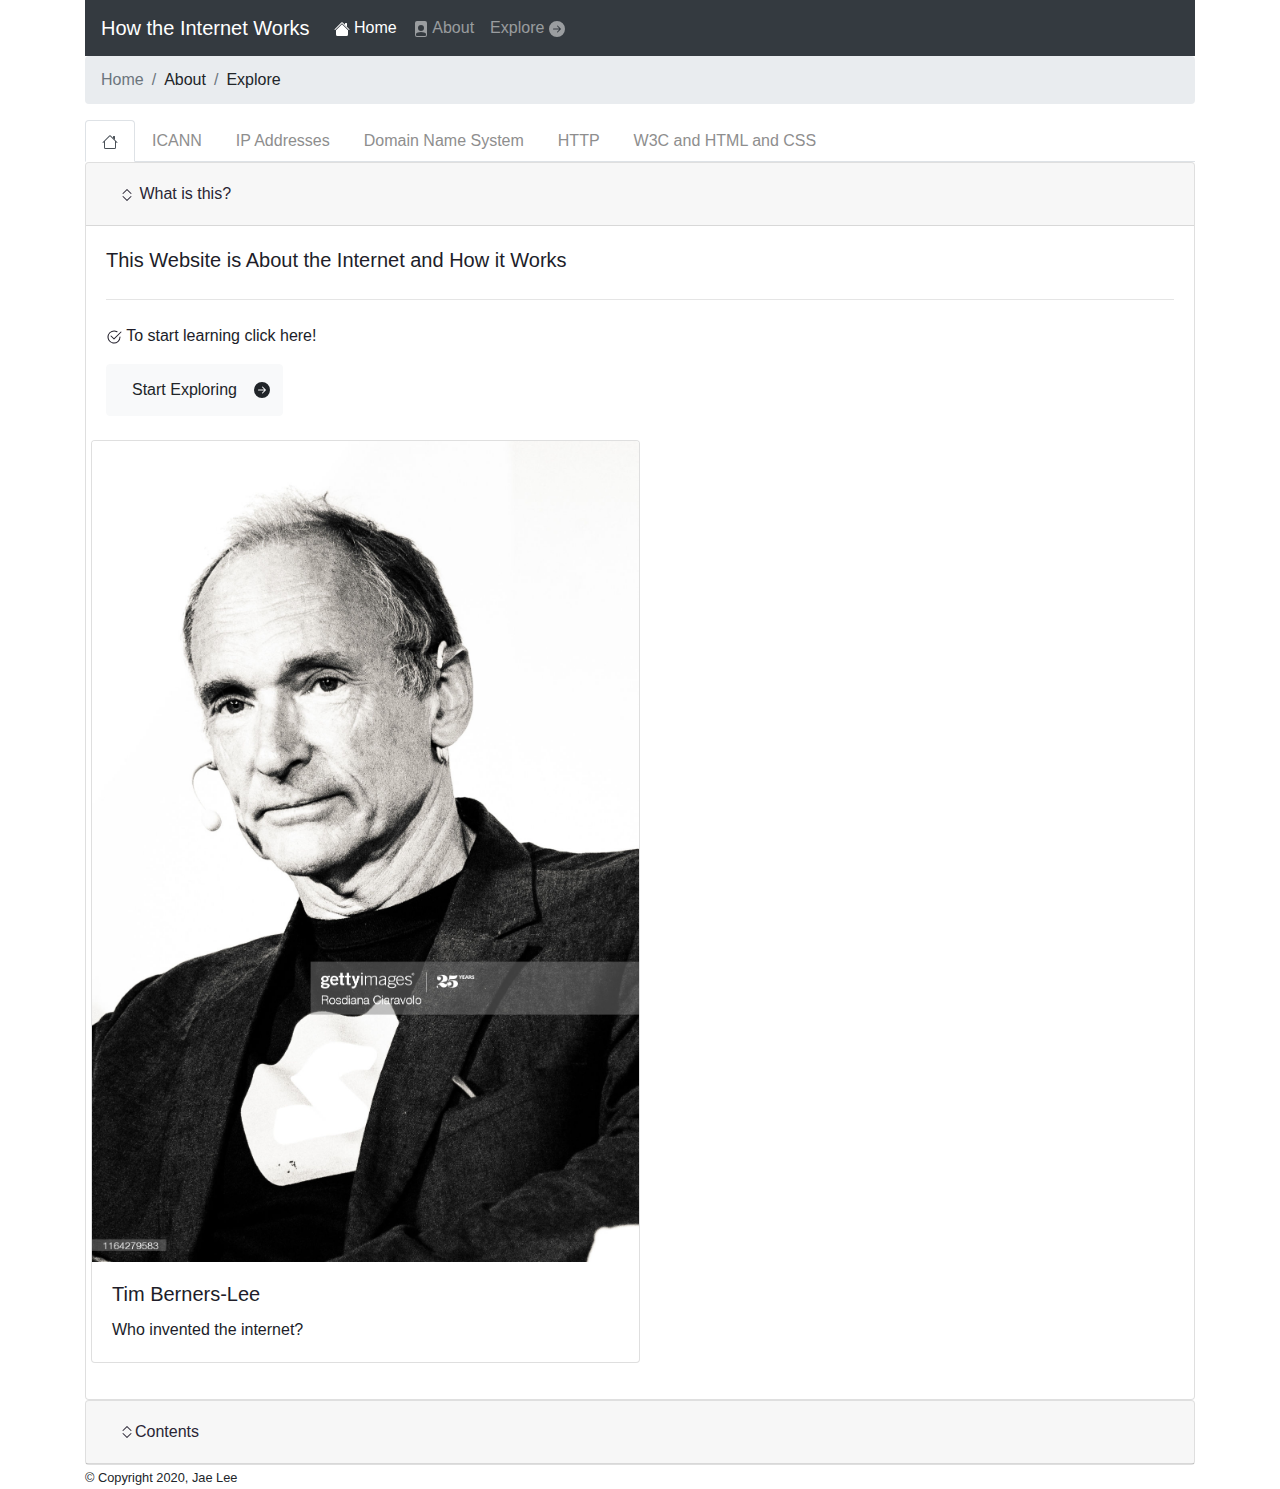
<file: docs/index.html>
<!doctype html>
<html lang="en">
<head>
    <!-- Required meta tags -->
    <meta charset="utf-8">
    <meta name="viewport" content="width=device-width, initial-scale=1, shrink-to-fit=no">

    <!-- Bootstrap CSS -->
    <link rel="stylesheet" href="https://stackpath.bootstrapcdn.com/bootstrap/4.5.2/css/bootstrap.min.css" integrity="sha384-JcKb8q3iqJ61gNV9KGb8thSsNjpSL0n8PARn9HuZOnIxN0hoP+VmmDGMN5t9UJ0Z" crossorigin="anonymous">

    <title>Hello, world!</title>
</head>
<body>
<div class="container">
    <nav class="navbar navbar-expand-lg navbar-dark bg-dark" style="color:#292534">
        <a class="navbar-brand" href="index.html">How the Internet Works</a>
        <button class="navbar-toggler" type="button" data-toggle="collapse" data-target="#navbarNavDropdown" aria-controls="navbarNavDropdown" aria-expanded="false" aria-label="Toggle navigation">
            <span class="navbar-toggler-icon"></span>
        </button>
        <div class="collapse navbar-collapse" id="navbarNavDropdown">
            <ul class="navbar-nav">
                <li class="nav-item active">
                    <a class="nav-link" href="index.html"><svg width="1em" height="1em" viewBox="0 0 16 16" class="bi bi-house-fill" fill="currentColor" xmlns="http://www.w3.org/2000/svg">
                        <path fill-rule="evenodd" d="M8 3.293l6 6V13.5a1.5 1.5 0 0 1-1.5 1.5h-9A1.5 1.5 0 0 1 2 13.5V9.293l6-6zm5-.793V6l-2-2V2.5a.5.5 0 0 1 .5-.5h1a.5.5 0 0 1 .5.5z"/>
                        <path fill-rule="evenodd" d="M7.293 1.5a1 1 0 0 1 1.414 0l6.647 6.646a.5.5 0 0 1-.708.708L8 2.207 1.354 8.854a.5.5 0 1 1-.708-.708L7.293 1.5z"/>
                    </svg><span class="sr-only">(current)</span> Home</a>
                </li>
                <li class="nav-item">
                    <a class="nav-link" href="about.html"><svg width="1em" height="1em" viewBox="0 0 16 16" class="bi bi-file-person-fill" fill="currentColor" xmlns="http://www.w3.org/2000/svg">
                        <path fill-rule="evenodd" d="M12 0H4a2 2 0 0 0-2 2v12a2 2 0 0 0 2 2h8a2 2 0 0 0 2-2V2a2 2 0 0 0-2-2zm-1 7a3 3 0 1 1-6 0 3 3 0 0 1 6 0zm-3 4c2.623 0 4.146.826 5 1.755V14a1 1 0 0 1-1 1H4a1 1 0 0 1-1-1v-1.245C3.854 11.825 5.377 11 8 11z"/>
                    </svg> About</a>
                </li>
                <li class="nav-item">
                    <a class="nav-link" href="icann.html">Explore <svg width="1em" height="1em" viewBox="0 0 16 16" class="bi bi-arrow-right-circle-fill" fill="currentColor" xmlns="http://www.w3.org/2000/svg">
                        <path fill-rule="evenodd" d="M16 8A8 8 0 1 1 0 8a8 8 0 0 1 16 0zm-11.5.5a.5.5 0 0 1 0-1h5.793L8.146 5.354a.5.5 0 1 1 .708-.708l3 3a.5.5 0 0 1 0 .708l-3 3a.5.5 0 0 1-.708-.708L10.293 8.5H4.5z"/>
                    </svg></a>
                </li>
            </ul>
        </div>
    </nav>
    <nav aria-label="breadcrumb">
        <ol class="breadcrumb">
            <li class="breadcrumb-item active" aria-current="page">Home</li>
            <li class="breadcrumb-item"><a href="about.html" class = "text-reset">About</a></li>
            <li class="breadcrumb-item"><a href="icann.html" class = "text-reset">Explore</a></li>
        </ol>
    </nav>
    <ul class="nav nav-tabs">
        <li class="nav-item">
            <a class="nav-link active" href="index.html"><svg width="1em" height="1em" viewBox="0 0 16 16" class="bi bi-house" fill="currentColor" xmlns="http://www.w3.org/2000/svg">
                <path fill-rule="evenodd" d="M2 13.5V7h1v6.5a.5.5 0 0 0 .5.5h9a.5.5 0 0 0 .5-.5V7h1v6.5a1.5 1.5 0 0 1-1.5 1.5h-9A1.5 1.5 0 0 1 2 13.5zm11-11V6l-2-2V2.5a.5.5 0 0 1 .5-.5h1a.5.5 0 0 1 .5.5z"/>
                <path fill-rule="evenodd" d="M7.293 1.5a1 1 0 0 1 1.414 0l6.647 6.646a.5.5 0 0 1-.708.708L8 2.207 1.354 8.854a.5.5 0 1 1-.708-.708L7.293 1.5z"/>
            </svg></a>
        </li>
        <li class="nav-item">
            <a class="nav-link" href="icann.html" style="color:#8e8e8e">ICANN</a>
        </li>
        <li class="nav-item">
            <a class="nav-link" href="ipaddress.html" style="color:#8e8e8e">IP Addresses</a>
        </li>
        <li class="nav-item">
            <a class="nav-link" href="dns.html" style="color:#8e8e8e">Domain Name System</a>
        </li>
        <li class="nav-item">
            <a class="nav-link" href="http.html" style="color:#8e8e8e">HTTP</a>
        </li>
        <li class="nav-item">
            <a class="nav-link" href="w3c.html" style="color:#8e8e8e">W3C and HTML and CSS</a>
        </li>
    </ul>
    <div class="accordion" id="accordionExample" style="color:#201d29">
        <div class="card">
            <div class="card-header" id="headingOne">
                <h2 class="mb-0">
                    <button class="btn btn-link btn-block text-left" type="button" data-toggle="collapse" data-target="#collapseOne" aria-expanded="true" aria-controls="collapseOne" style="color:#292534">
                        <svg width="1em" height="1em" viewBox="0 0 16 16" class="bi bi-chevron-expand" fill="currentColor" xmlns="http://www.w3.org/2000/svg">
                            <path fill-rule="evenodd" d="M3.646 9.146a.5.5 0 0 1 .708 0L8 12.793l3.646-3.647a.5.5 0 0 1 .708.708l-4 4a.5.5 0 0 1-.708 0l-4-4a.5.5 0 0 1 0-.708zm0-2.292a.5.5 0 0 0 .708 0L8 3.207l3.646 3.647a.5.5 0 0 0 .708-.708l-4-4a.5.5 0 0 0-.708 0l-4 4a.5.5 0 0 0 0 .708z"/>
                        </svg> What is this?
                    </button>
                </h2>
            </div>

            <div id="collapseOne" class="collapse show" aria-labelledby="headingOne" data-parent="#accordionExample">
                <div class="card-body">
                    <blockquote class="blockquote">
                        <p class="lead" style="color:#201d29">
                            This Website is About the Internet and How it Works
                        </p>
                    </blockquote>
                    <hr class="my-4">
                    <p>
                        <svg width="1em" height="1em" viewBox="0 0 16 16" class="bi bi-check2-circle" fill="currentColor" xmlns="http://www.w3.org/2000/svg">
                            <path fill-rule="evenodd" d="M15.354 2.646a.5.5 0 0 1 0 .708l-7 7a.5.5 0 0 1-.708 0l-3-3a.5.5 0 1 1 .708-.708L8 9.293l6.646-6.647a.5.5 0 0 1 .708 0z"/>
                            <path fill-rule="evenodd" d="M8 2.5A5.5 5.5 0 1 0 13.5 8a.5.5 0 0 1 1 0 6.5 6.5 0 1 1-3.25-5.63.5.5 0 1 1-.5.865A5.472 5.472 0 0 0 8 2.5z"/>
                        </svg> To start learning click here!
                    </p>
                    <div>
                        <button type="button" class="btn btn-light"><a class="btn" href="icann.html">Start Exploring</a>
                            <svg width="1em" height="1em" viewBox="0 0 16 16" class="bi bi-arrow-right-circle-fill" fill="currentColor" xmlns="http://www.w3.org/2000/svg">
                                <path fill-rule="evenodd" d="M16 8A8 8 0 1 1 0 8a8 8 0 0 1 16 0zm-11.5.5a.5.5 0 0 1 0-1h5.793L8.146 5.354a.5.5 0 1 1 .708-.708l3 3a.5.5 0 0 1 0 .708l-3 3a.5.5 0 0 1-.708-.708L10.293 8.5H4.5z"/>
                            </svg></button>
                        <div class="col mb-4">
                        </div>
                    </div>
                    </p>
                    <div class="row row-cols-1 row-cols-md-2">
                        <div class="card mb-3">
                            <img src="images/gettyimages-1164279583-2048x2048.jpg" class="card-img-top" alt="...">
                            <div class="card-body">
                                <h5 class="card-title">Tim Berners-Lee</h5>
                                <p class="card-text">Who invented the internet?</p>
                            </div>
                        </div>

                    </div>
                </div>
            </div>
        </div>
    </div>
    <div class="card">
        <div class="card-header" id="headingTwo">
            <h2 class="mb-0">
                <button class="btn btn-link btn-block text-left collapsed" type="button" data-toggle="collapse" data-target="#collapseTwo" aria-expanded="false" aria-controls="collapseTwo" style="color:#292534">
                    <svg width="1em" height="1em" viewBox="0 0 16 16" class="bi bi-chevron-expand" fill="currentColor" xmlns="http://www.w3.org/2000/svg">
                        <path fill-rule="evenodd" d="M3.646 9.146a.5.5 0 0 1 .708 0L8 12.793l3.646-3.647a.5.5 0 0 1 .708.708l-4 4a.5.5 0 0 1-.708 0l-4-4a.5.5 0 0 1 0-.708zm0-2.292a.5.5 0 0 0 .708 0L8 3.207l3.646 3.647a.5.5 0 0 0 .708-.708l-4-4a.5.5 0 0 0-.708 0l-4 4a.5.5 0 0 0 0 .708z"/>
                    </svg>Contents
                </button>
            </h2>
        </div>
        <div id="collapseTwo" class="collapse" aria-labelledby="headingTwo" data-parent="#accordionExample">
            <div class="card-body">
                <p class="lead">
                    Here are the contents
                </p>
                <blockquote>
                    <p>
                        <svg width="1em" height="1em" viewBox="0 0 16 16" class="bi bi-check2-circle" fill="currentColor" xmlns="http://www.w3.org/2000/svg">
                            <path fill-rule="evenodd" d="M15.354 2.646a.5.5 0 0 1 0 .708l-7 7a.5.5 0 0 1-.708 0l-3-3a.5.5 0 1 1 .708-.708L8 9.293l6.646-6.647a.5.5 0 0 1 .708 0z"/>
                            <path fill-rule="evenodd" d="M8 2.5A5.5 5.5 0 1 0 13.5 8a.5.5 0 0 1 1 0 6.5 6.5 0 1 1-3.25-5.63.5.5 0 1 1-.5.865A5.472 5.472 0 0 0 8 2.5z"/>
                        </svg> ICANN
                    </p>
                    <p>What are ICANN?</p>
                    <p>What are Domain Names</p>
                </blockquote>
                <blockquote>
                    <p>
                        <svg width="1em" height="1em" viewBox="0 0 16 16" class="bi bi-check2-circle" fill="currentColor" xmlns="http://www.w3.org/2000/svg">
                            <path fill-rule="evenodd" d="M15.354 2.646a.5.5 0 0 1 0 .708l-7 7a.5.5 0 0 1-.708 0l-3-3a.5.5 0 1 1 .708-.708L8 9.293l6.646-6.647a.5.5 0 0 1 .708 0z"/>
                            <path fill-rule="evenodd" d="M8 2.5A5.5 5.5 0 1 0 13.5 8a.5.5 0 0 1 1 0 6.5 6.5 0 1 1-3.25-5.63.5.5 0 1 1-.5.865A5.472 5.472 0 0 0 8 2.5z"/>
                        </svg> IP Addresses
                    </p>
                    <p>
                        IP Address
                    </p>
                    <p>
                        IP Packets
                    </p>
                    <p>
                        Routing
                    </p>
                </blockquote>
                <blockquote>
                    <p>
                        <svg width="1em" height="1em" viewBox="0 0 16 16" class="bi bi-check2-circle" fill="currentColor" xmlns="http://www.w3.org/2000/svg">
                            <path fill-rule="evenodd" d="M15.354 2.646a.5.5 0 0 1 0 .708l-7 7a.5.5 0 0 1-.708 0l-3-3a.5.5 0 1 1 .708-.708L8 9.293l6.646-6.647a.5.5 0 0 1 .708 0z"/>
                            <path fill-rule="evenodd" d="M8 2.5A5.5 5.5 0 1 0 13.5 8a.5.5 0 0 1 1 0 6.5 6.5 0 1 1-3.25-5.63.5.5 0 1 1-.5.865A5.472 5.472 0 0 0 8 2.5z"/>
                        </svg> Domain Name System
                    </p>
                    <p>
                        What is the Domain Name System?
                    </p>
                    <p>
                        What are Domain Names?
                    </p>

                </blockquote>
                <blockquote>
                    <p>
                        <svg width="1em" height="1em" viewBox="0 0 16 16" class="bi bi-check2-circle" fill="currentColor" xmlns="http://www.w3.org/2000/svg">
                            <path fill-rule="evenodd" d="M15.354 2.646a.5.5 0 0 1 0 .708l-7 7a.5.5 0 0 1-.708 0l-3-3a.5.5 0 1 1 .708-.708L8 9.293l6.646-6.647a.5.5 0 0 1 .708 0z"/>
                            <path fill-rule="evenodd" d="M8 2.5A5.5 5.5 0 1 0 13.5 8a.5.5 0 0 1 1 0 6.5 6.5 0 1 1-3.25-5.63.5.5 0 1 1-.5.865A5.472 5.472 0 0 0 8 2.5z"/>
                        </svg> HTTP
                </blockquote>
                    </p>
                    <p>
                        How Do All the Computers in the World Communicate with Each Other?

                    </p>
                <blockquote>
                    <p>
                        <svg width="1em" height="1em" viewBox="0 0 16 16" class="bi bi-check2-circle" fill="currentColor" xmlns="http://www.w3.org/2000/svg">
                            <path fill-rule="evenodd" d="M15.354 2.646a.5.5 0 0 1 0 .708l-7 7a.5.5 0 0 1-.708 0l-3-3a.5.5 0 1 1 .708-.708L8 9.293l6.646-6.647a.5.5 0 0 1 .708 0z"/>
                            <path fill-rule="evenodd" d="M8 2.5A5.5 5.5 0 1 0 13.5 8a.5.5 0 0 1 1 0 6.5 6.5 0 1 1-3.25-5.63.5.5 0 1 1-.5.865A5.472 5.472 0 0 0 8 2.5z"/>
                        </svg> W3C and HTML and CSS
                    </p>
                </blockquote>
                    <p>
                    What is W3C?
                    </p>
                    <p>
                    HTML
                    </p>
                    <p>
                    CSS
                    </p>
            </div>
        </div>
    </div>
    <div>
        <footer>
            <small>&copy; Copyright 2020, Jae Lee</small>
        </footer>
    </div>
</div>
</div>
<!-- Optional JavaScript -->
<!-- jQuery first, then Popper.js, then Bootstrap JS -->
<script src="https://code.jquery.com/jquery-3.5.1.slim.min.js" integrity="sha384-DfXdz2htPH0lsSSs5nCTpuj/zy4C+OGpamoFVy38MVBnE+IbbVYUew+OrCXaRkfj" crossorigin="anonymous"></script>
<script src="https://cdn.jsdelivr.net/npm/popper.js@1.16.1/dist/umd/popper.min.js" integrity="sha384-9/reFTGAW83EW2RDu2S0VKaIzap3H66lZH81PoYlFhbGU+6BZp6G7niu735Sk7lN" crossorigin="anonymous"></script>
<script src="https://stackpath.bootstrapcdn.com/bootstrap/4.5.2/js/bootstrap.min.js" integrity="sha384-B4gt1jrGC7Jh4AgTPSdUtOBvfO8shuf57BaghqFfPlYxofvL8/KUEfYiJOMMV+rV" crossorigin="anonymous"></script>
</body>
</html>
</file>
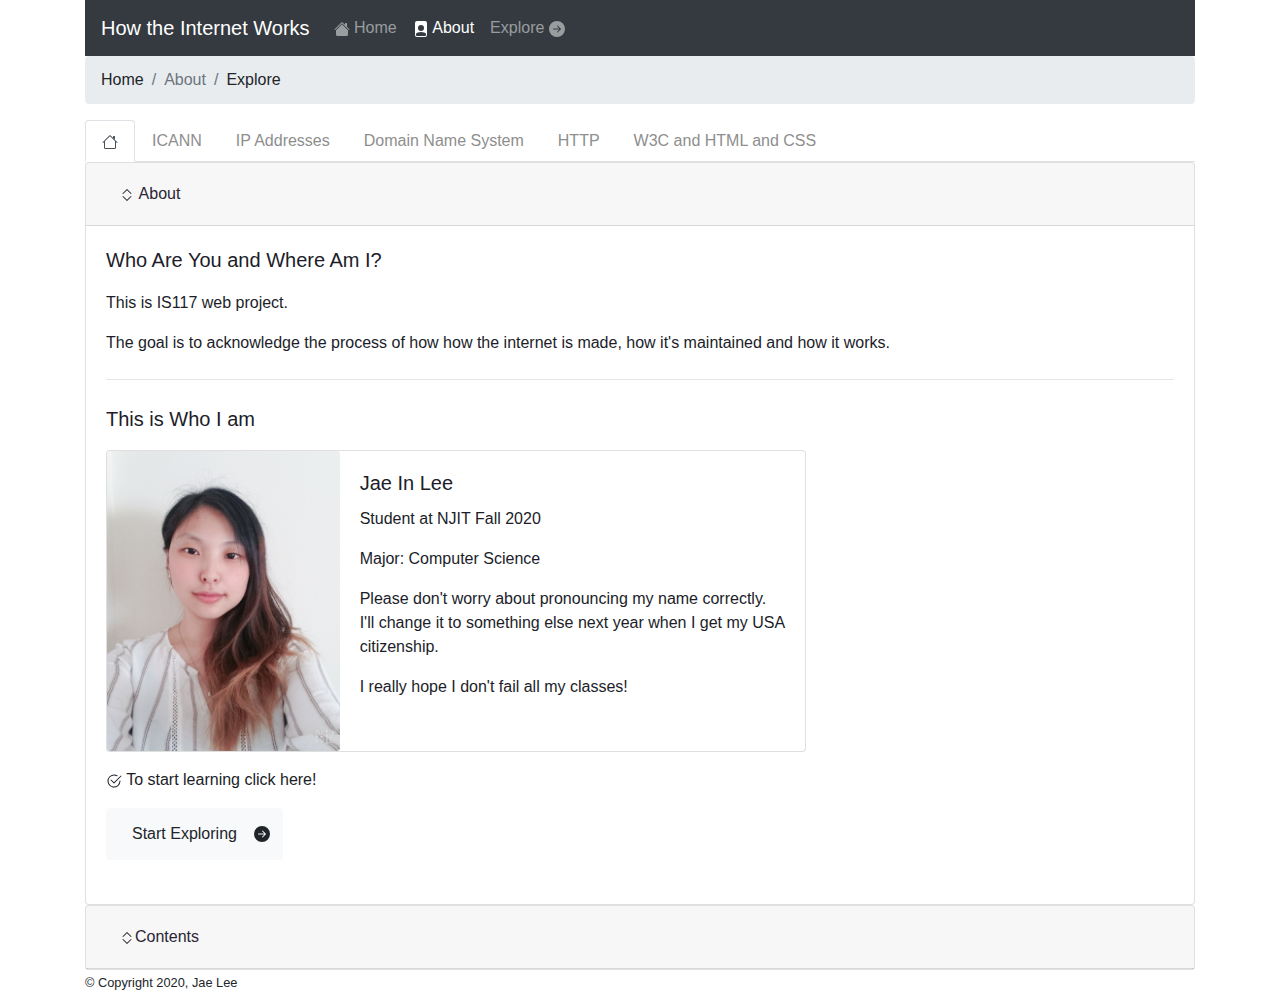
<file: docs/about.html>
<!doctype html>
<html lang="en">
<head>
    <!-- Required meta tags -->
    <meta charset="utf-8">
    <meta name="viewport" content="width=device-width, initial-scale=1, shrink-to-fit=no">

    <!-- Bootstrap CSS -->
    <link rel="stylesheet" href="https://stackpath.bootstrapcdn.com/bootstrap/4.5.2/css/bootstrap.min.css" integrity="sha384-JcKb8q3iqJ61gNV9KGb8thSsNjpSL0n8PARn9HuZOnIxN0hoP+VmmDGMN5t9UJ0Z" crossorigin="anonymous">

    <title>Hello, world!</title>
</head>
<body>
<div class="container">
    <nav class="navbar navbar-expand-lg navbar-dark bg-dark" style="color:#292534">
        <a class="navbar-brand" href="index.html">How the Internet Works</a>
        <button class="navbar-toggler" type="button" data-toggle="collapse" data-target="#navbarNavDropdown" aria-controls="navbarNavDropdown" aria-expanded="false" aria-label="Toggle navigation">
            <span class="navbar-toggler-icon"></span>
        </button>
        <div class="collapse navbar-collapse" id="navbarNavDropdown">
            <ul class="navbar-nav">
                <li class="nav-item">
                    <a class="nav-link" href="index.html"><svg width="1em" height="1em" viewBox="0 0 16 16" class="bi bi-house-fill" fill="currentColor" xmlns="http://www.w3.org/2000/svg">
                        <path fill-rule="evenodd" d="M8 3.293l6 6V13.5a1.5 1.5 0 0 1-1.5 1.5h-9A1.5 1.5 0 0 1 2 13.5V9.293l6-6zm5-.793V6l-2-2V2.5a.5.5 0 0 1 .5-.5h1a.5.5 0 0 1 .5.5z"/>
                        <path fill-rule="evenodd" d="M7.293 1.5a1 1 0 0 1 1.414 0l6.647 6.646a.5.5 0 0 1-.708.708L8 2.207 1.354 8.854a.5.5 0 1 1-.708-.708L7.293 1.5z"/>
                    </svg><span class="sr-only">(current)</span> Home</a>
                </li>
                <li class="nav-item active">
                    <a class="nav-link" href="about.html"><svg width="1em" height="1em" viewBox="0 0 16 16" class="bi bi-file-person-fill" fill="currentColor" xmlns="http://www.w3.org/2000/svg">
                        <path fill-rule="evenodd" d="M12 0H4a2 2 0 0 0-2 2v12a2 2 0 0 0 2 2h8a2 2 0 0 0 2-2V2a2 2 0 0 0-2-2zm-1 7a3 3 0 1 1-6 0 3 3 0 0 1 6 0zm-3 4c2.623 0 4.146.826 5 1.755V14a1 1 0 0 1-1 1H4a1 1 0 0 1-1-1v-1.245C3.854 11.825 5.377 11 8 11z"/>
                    </svg> About</a>
                </li>
                <li class="nav-item">
                    <a class="nav-link" href="icann.html">Explore  <svg width="1em" height="1em" viewBox="0 0 16 16" class="bi bi-arrow-right-circle-fill" fill="currentColor" xmlns="http://www.w3.org/2000/svg">
                        <path fill-rule="evenodd" d="M16 8A8 8 0 1 1 0 8a8 8 0 0 1 16 0zm-11.5.5a.5.5 0 0 1 0-1h5.793L8.146 5.354a.5.5 0 1 1 .708-.708l3 3a.5.5 0 0 1 0 .708l-3 3a.5.5 0 0 1-.708-.708L10.293 8.5H4.5z"/>
                    </svg></a>
                </li>
            </ul>
        </div>
    </nav>
    <nav aria-label="breadcrumb">
        <ol class="breadcrumb">
            <li class="breadcrumb-item"><a href="index.html" class = "text-reset">Home</a></li>
            <li class="breadcrumb-item active" aria-current="page">About</li>
            <li class="breadcrumb-item"><a href="icann.html" class = "text-reset">Explore</a></li>
        </ol>
    </nav>
    <ul class="nav nav-tabs">
        <li class="nav-item">
            <a class="nav-link active" href="index.html"><svg width="1em" height="1em" viewBox="0 0 16 16" class="bi bi-house" fill="currentColor" xmlns="http://www.w3.org/2000/svg">
                <path fill-rule="evenodd" d="M2 13.5V7h1v6.5a.5.5 0 0 0 .5.5h9a.5.5 0 0 0 .5-.5V7h1v6.5a1.5 1.5 0 0 1-1.5 1.5h-9A1.5 1.5 0 0 1 2 13.5zm11-11V6l-2-2V2.5a.5.5 0 0 1 .5-.5h1a.5.5 0 0 1 .5.5z"/>
                <path fill-rule="evenodd" d="M7.293 1.5a1 1 0 0 1 1.414 0l6.647 6.646a.5.5 0 0 1-.708.708L8 2.207 1.354 8.854a.5.5 0 1 1-.708-.708L7.293 1.5z"/>
            </svg></a>
        </li>
        <li class="nav-item">
            <a class="nav-link" href="icann.html" style="color:#8e8e8e">ICANN</a>
        </li>
        <li class="nav-item">
            <a class="nav-link" href="ipaddress.html" style="color:#8e8e8e">IP Addresses</a>
        </li>
        <li class="nav-item">
            <a class="nav-link" href="dns.html" style="color:#8e8e8e">Domain Name System</a>
        </li>
        <li class="nav-item">
            <a class="nav-link" href="http.html" style="color:#8e8e8e">HTTP</a>
        </li>
        <li class="nav-item">
            <a class="nav-link" href="w3c.html" style="color:#8e8e8e">W3C and HTML and CSS</a>
        </li>
    </ul>
    <div class="accordion" id="accordionExample" style="color:#201d29">
        <div class="card">
            <div class="card-header" id="headingOne">
                <h2 class="mb-0">
                    <button class="btn btn-link btn-block text-left" type="button" data-toggle="collapse" data-target="#collapseOne" aria-expanded="true" aria-controls="collapseOne" style="color:#292534">
                        <svg width="1em" height="1em" viewBox="0 0 16 16" class="bi bi-chevron-expand" fill="currentColor" xmlns="http://www.w3.org/2000/svg">
                            <path fill-rule="evenodd" d="M3.646 9.146a.5.5 0 0 1 .708 0L8 12.793l3.646-3.647a.5.5 0 0 1 .708.708l-4 4a.5.5 0 0 1-.708 0l-4-4a.5.5 0 0 1 0-.708zm0-2.292a.5.5 0 0 0 .708 0L8 3.207l3.646 3.647a.5.5 0 0 0 .708-.708l-4-4a.5.5 0 0 0-.708 0l-4 4a.5.5 0 0 0 0 .708z"/>
                        </svg> About
                    </button>
                </h2>
            </div>

            <div id="collapseOne" class="collapse show" aria-labelledby="headingOne" data-parent="#accordionExample">
                <div class="card-body">
                    <blockquote class="blockquote">
                        <p class="lead" style="color:#201d29">
                            Who Are You and Where Am I?
                        </p>
                    </blockquote>
                    <p>
                        This is IS117 web project.
                    </p>
                    <p>
                        The goal is to acknowledge the process of how how the internet is made, how it's maintained and how it works.
                    </p>
                    <p>
                    </p>
                    <hr class="my-4">
                    <p class="lead" style="color:#201d29">
                        This is Who I am
                    </p>
                    <div class="card mb-3" style="max-width: 700px;">
                        <div class="row no-gutters">
                            <div class="col-md-4">
                                <img src="images/B612_20200826_140907_627%20(1).jpg" class="card-img" alt="..." width="600px" height="300px">
                            </div>
                            <div class="col-md-8">
                                <div class="card-body">
                                    <h5 class="card-title">Jae In Lee</h5>
                                    <p class="card-text">
                                    Student at NJIT Fall 2020
                                </p>
                                    <p>
                                        Major: Computer Science
                                    </p>
                                    <p>Please don't worry about pronouncing my name correctly. I'll change it to something else next year when I get my USA citizenship.</p>
                                    <p>I really hope I don't fail all my classes!</p>
                                </div>
                            </div>
                        </div>
                    </div>
                    <p>
                        <svg width="1em" height="1em" viewBox="0 0 16 16" class="bi bi-check2-circle" fill="currentColor" xmlns="http://www.w3.org/2000/svg">
                            <path fill-rule="evenodd" d="M15.354 2.646a.5.5 0 0 1 0 .708l-7 7a.5.5 0 0 1-.708 0l-3-3a.5.5 0 1 1 .708-.708L8 9.293l6.646-6.647a.5.5 0 0 1 .708 0z"/>
                            <path fill-rule="evenodd" d="M8 2.5A5.5 5.5 0 1 0 13.5 8a.5.5 0 0 1 1 0 6.5 6.5 0 1 1-3.25-5.63.5.5 0 1 1-.5.865A5.472 5.472 0 0 0 8 2.5z"/>
                        </svg> To start learning click here!
                    </p>
                    <div>
                        <button type="button" class="btn btn-light"><a class="btn" href="icann.html">Start Exploring</a>
                            <svg width="1em" height="1em" viewBox="0 0 16 16" class="bi bi-arrow-right-circle-fill" fill="currentColor" xmlns="http://www.w3.org/2000/svg">
                                <path fill-rule="evenodd" d="M16 8A8 8 0 1 1 0 8a8 8 0 0 1 16 0zm-11.5.5a.5.5 0 0 1 0-1h5.793L8.146 5.354a.5.5 0 1 1 .708-.708l3 3a.5.5 0 0 1 0 .708l-3 3a.5.5 0 0 1-.708-.708L10.293 8.5H4.5z"/>
                            </svg></button>
                        <div class="col mb-4">
                        </div>
                    </div>
                </div>
            </div>
        </div>
    </div>
    <div class="card">
        <div class="card-header" id="headingTwo">
            <h2 class="mb-0">
                <button class="btn btn-link btn-block text-left collapsed" type="button" data-toggle="collapse" data-target="#collapseTwo" aria-expanded="false" aria-controls="collapseTwo" style="color:#292534">
                    <svg width="1em" height="1em" viewBox="0 0 16 16" class="bi bi-chevron-expand" fill="currentColor" xmlns="http://www.w3.org/2000/svg">
                        <path fill-rule="evenodd" d="M3.646 9.146a.5.5 0 0 1 .708 0L8 12.793l3.646-3.647a.5.5 0 0 1 .708.708l-4 4a.5.5 0 0 1-.708 0l-4-4a.5.5 0 0 1 0-.708zm0-2.292a.5.5 0 0 0 .708 0L8 3.207l3.646 3.647a.5.5 0 0 0 .708-.708l-4-4a.5.5 0 0 0-.708 0l-4 4a.5.5 0 0 0 0 .708z"/>
                    </svg>Contents
                </button>
            </h2>
        </div>
        <div id="collapseTwo" class="collapse" aria-labelledby="headingTwo" data-parent="#accordionExample">
            <div class="card-body">
                <p class="lead">
                    Here are the contents
                </p>
                <blockquote>
                    <p>
                        <svg width="1em" height="1em" viewBox="0 0 16 16" class="bi bi-check2-circle" fill="currentColor" xmlns="http://www.w3.org/2000/svg">
                            <path fill-rule="evenodd" d="M15.354 2.646a.5.5 0 0 1 0 .708l-7 7a.5.5 0 0 1-.708 0l-3-3a.5.5 0 1 1 .708-.708L8 9.293l6.646-6.647a.5.5 0 0 1 .708 0z"/>
                            <path fill-rule="evenodd" d="M8 2.5A5.5 5.5 0 1 0 13.5 8a.5.5 0 0 1 1 0 6.5 6.5 0 1 1-3.25-5.63.5.5 0 1 1-.5.865A5.472 5.472 0 0 0 8 2.5z"/>
                        </svg> ICANN
                    </p>
                    <p>What are ICANN?</p>
                    <p>What are Domain Names</p>
                </blockquote>
                <blockquote>
                    <p>
                        <svg width="1em" height="1em" viewBox="0 0 16 16" class="bi bi-check2-circle" fill="currentColor" xmlns="http://www.w3.org/2000/svg">
                            <path fill-rule="evenodd" d="M15.354 2.646a.5.5 0 0 1 0 .708l-7 7a.5.5 0 0 1-.708 0l-3-3a.5.5 0 1 1 .708-.708L8 9.293l6.646-6.647a.5.5 0 0 1 .708 0z"/>
                            <path fill-rule="evenodd" d="M8 2.5A5.5 5.5 0 1 0 13.5 8a.5.5 0 0 1 1 0 6.5 6.5 0 1 1-3.25-5.63.5.5 0 1 1-.5.865A5.472 5.472 0 0 0 8 2.5z"/>
                        </svg> IP Addresses
                    </p>
                    <p>
                        IP Address
                    </p>
                    <p>
                        IP Packets
                    </p>
                    <p>
                        Routing
                    </p>
                </blockquote>
                <blockquote>
                    <p>
                        <svg width="1em" height="1em" viewBox="0 0 16 16" class="bi bi-check2-circle" fill="currentColor" xmlns="http://www.w3.org/2000/svg">
                            <path fill-rule="evenodd" d="M15.354 2.646a.5.5 0 0 1 0 .708l-7 7a.5.5 0 0 1-.708 0l-3-3a.5.5 0 1 1 .708-.708L8 9.293l6.646-6.647a.5.5 0 0 1 .708 0z"/>
                            <path fill-rule="evenodd" d="M8 2.5A5.5 5.5 0 1 0 13.5 8a.5.5 0 0 1 1 0 6.5 6.5 0 1 1-3.25-5.63.5.5 0 1 1-.5.865A5.472 5.472 0 0 0 8 2.5z"/>
                        </svg> Domain Name System
                    </p>
                    <p>
                        What is the Domain Name System?
                    </p>
                    <p>
                        What are Domain Names?
                    </p>

                </blockquote>
                <blockquote>
                    <p>
                        <svg width="1em" height="1em" viewBox="0 0 16 16" class="bi bi-check2-circle" fill="currentColor" xmlns="http://www.w3.org/2000/svg">
                            <path fill-rule="evenodd" d="M15.354 2.646a.5.5 0 0 1 0 .708l-7 7a.5.5 0 0 1-.708 0l-3-3a.5.5 0 1 1 .708-.708L8 9.293l6.646-6.647a.5.5 0 0 1 .708 0z"/>
                            <path fill-rule="evenodd" d="M8 2.5A5.5 5.5 0 1 0 13.5 8a.5.5 0 0 1 1 0 6.5 6.5 0 1 1-3.25-5.63.5.5 0 1 1-.5.865A5.472 5.472 0 0 0 8 2.5z"/>
                        </svg> HTTP
                </blockquote>
                </p>
                <p>
                    How Do All the Computers in the World Communicate with Each Other?

                </p>
                <blockquote>
                    <p>
                        <svg width="1em" height="1em" viewBox="0 0 16 16" class="bi bi-check2-circle" fill="currentColor" xmlns="http://www.w3.org/2000/svg">
                            <path fill-rule="evenodd" d="M15.354 2.646a.5.5 0 0 1 0 .708l-7 7a.5.5 0 0 1-.708 0l-3-3a.5.5 0 1 1 .708-.708L8 9.293l6.646-6.647a.5.5 0 0 1 .708 0z"/>
                            <path fill-rule="evenodd" d="M8 2.5A5.5 5.5 0 1 0 13.5 8a.5.5 0 0 1 1 0 6.5 6.5 0 1 1-3.25-5.63.5.5 0 1 1-.5.865A5.472 5.472 0 0 0 8 2.5z"/>
                        </svg> W3C and HTML and CSS
                    </p>
                </blockquote>
                <p>
                    What is W3C?
                </p>
                <p>
                    HTML
                </p>
                <p>
                    CSS
                </p>
            </div>
        </div>
    </div>
    <div>
        <footer>
            <small>&copy; Copyright 2020, Jae Lee</small>
        </footer>
    </div>
</div>
<!-- Optional JavaScript -->
<!-- jQuery first, then Popper.js, then Bootstrap JS -->
<script src="https://code.jquery.com/jquery-3.5.1.slim.min.js" integrity="sha384-DfXdz2htPH0lsSSs5nCTpuj/zy4C+OGpamoFVy38MVBnE+IbbVYUew+OrCXaRkfj" crossorigin="anonymous"></script>
<script src="https://cdn.jsdelivr.net/npm/popper.js@1.16.1/dist/umd/popper.min.js" integrity="sha384-9/reFTGAW83EW2RDu2S0VKaIzap3H66lZH81PoYlFhbGU+6BZp6G7niu735Sk7lN" crossorigin="anonymous"></script>
<script src="https://stackpath.bootstrapcdn.com/bootstrap/4.5.2/js/bootstrap.min.js" integrity="sha384-B4gt1jrGC7Jh4AgTPSdUtOBvfO8shuf57BaghqFfPlYxofvL8/KUEfYiJOMMV+rV" crossorigin="anonymous"></script>
</body>
</html>
</file>
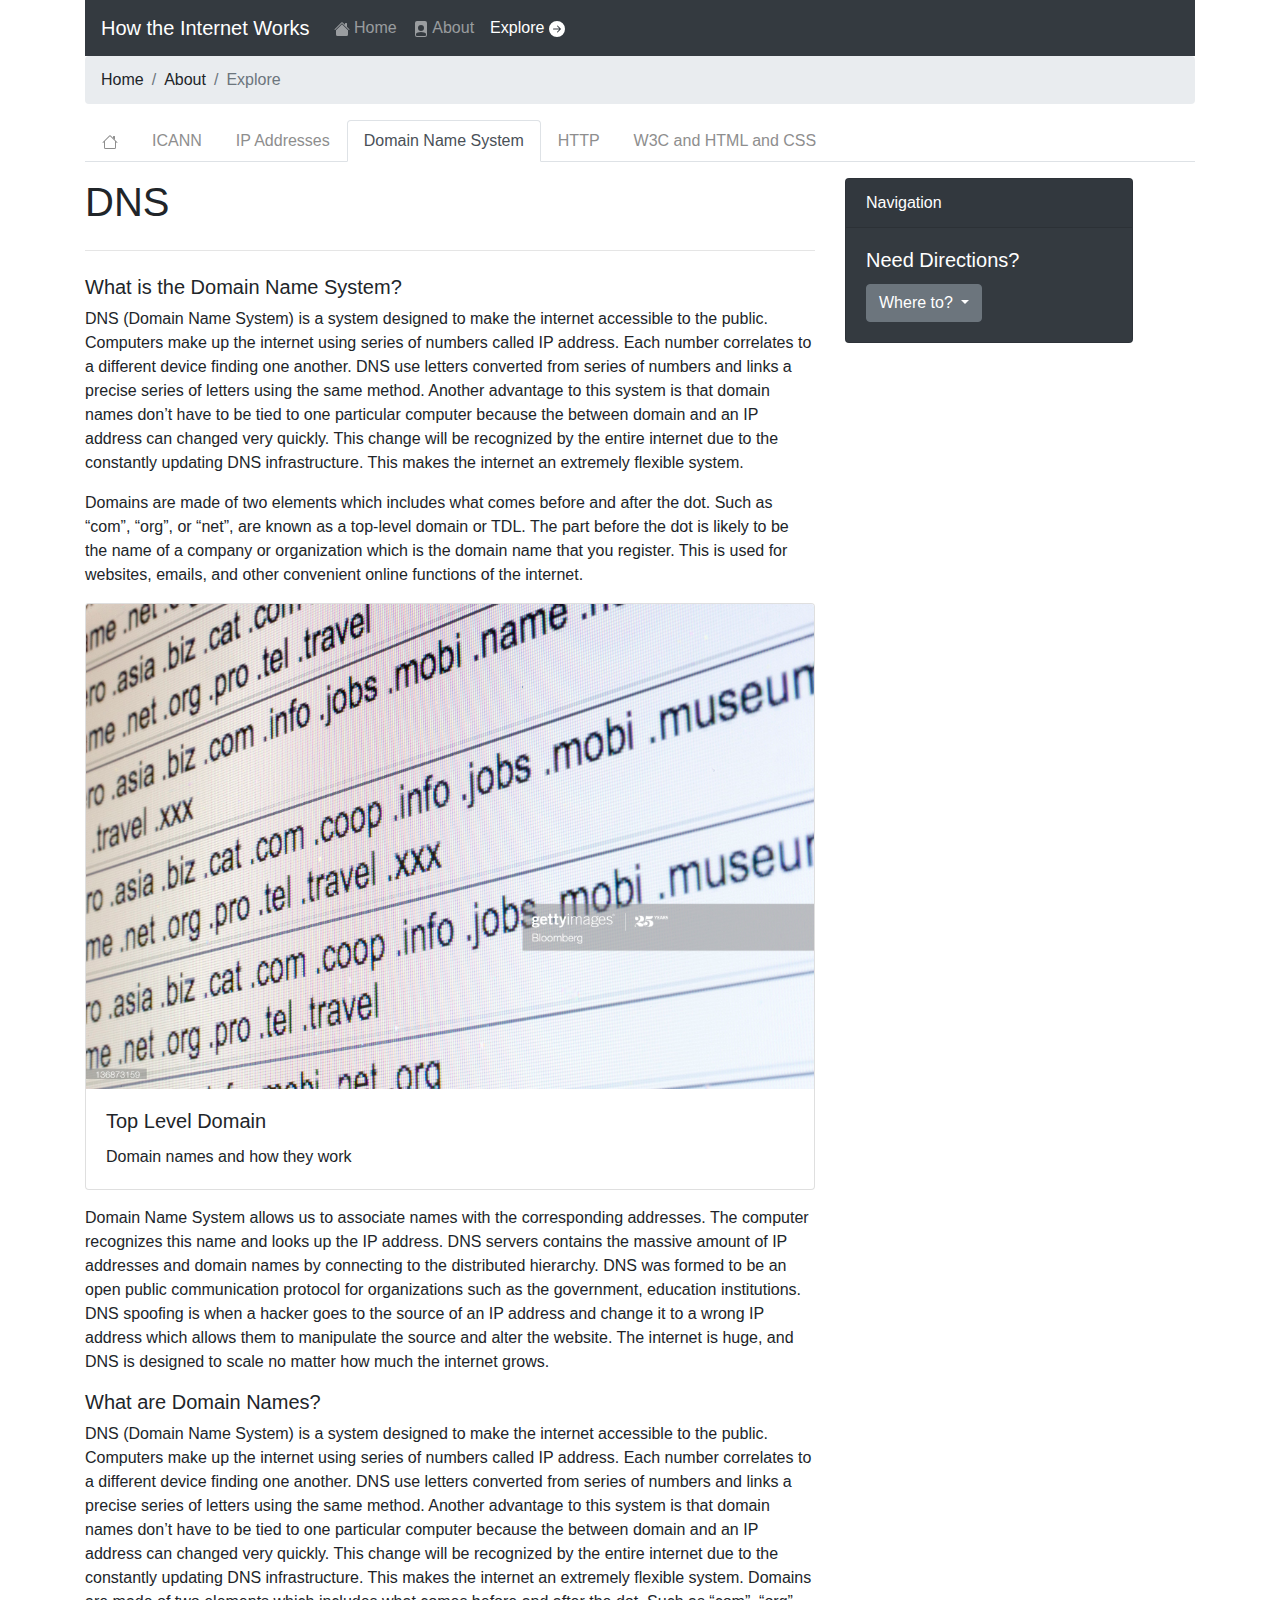
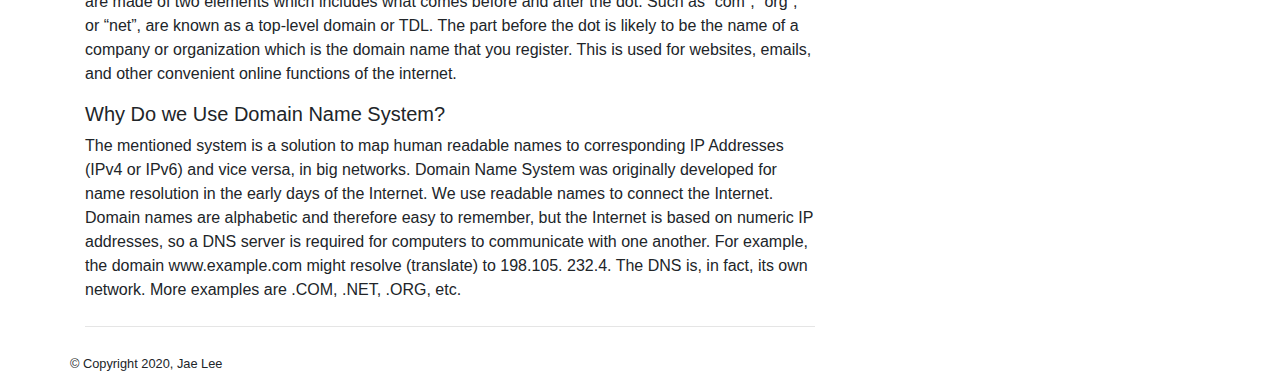
<file: docs/dns.html>
<!doctype html>
<html lang="en">
<head>
    <!-- Required meta tags -->
    <meta charset="utf-8">
    <meta name="viewport" content="width=device-width, initial-scale=1, shrink-to-fit=no">

    <!-- Bootstrap CSS -->
    <link rel="stylesheet" href="https://stackpath.bootstrapcdn.com/bootstrap/4.5.2/css/bootstrap.min.css" integrity="sha384-JcKb8q3iqJ61gNV9KGb8thSsNjpSL0n8PARn9HuZOnIxN0hoP+VmmDGMN5t9UJ0Z" crossorigin="anonymous">

    <title>Hello, world!</title>
</head>
<body>
<div class="container">
    <nav class="navbar navbar-expand-lg navbar-dark bg-dark" style="color:#292534">
        <a class="navbar-brand" href="index.html">How the Internet Works</a>
        <button class="navbar-toggler" type="button" data-toggle="collapse" data-target="#navbarNavDropdown" aria-controls="navbarNavDropdown" aria-expanded="false" aria-label="Toggle navigation">
            <span class="navbar-toggler-icon"></span>
        </button>
        <div class="collapse navbar-collapse" id="navbarNavDropdown">
            <ul class="navbar-nav">
                <li class="nav-item">
                    <a class="nav-link" href="index.html"><svg width="1em" height="1em" viewBox="0 0 16 16" class="bi bi-house-fill" fill="currentColor" xmlns="http://www.w3.org/2000/svg">
                        <path fill-rule="evenodd" d="M8 3.293l6 6V13.5a1.5 1.5 0 0 1-1.5 1.5h-9A1.5 1.5 0 0 1 2 13.5V9.293l6-6zm5-.793V6l-2-2V2.5a.5.5 0 0 1 .5-.5h1a.5.5 0 0 1 .5.5z"/>
                        <path fill-rule="evenodd" d="M7.293 1.5a1 1 0 0 1 1.414 0l6.647 6.646a.5.5 0 0 1-.708.708L8 2.207 1.354 8.854a.5.5 0 1 1-.708-.708L7.293 1.5z"/>
                    </svg><span class="sr-only">(current)</span> Home</a>
                </li>
                <li class="nav-item">
                    <a class="nav-link" href="about.html"><svg width="1em" height="1em" viewBox="0 0 16 16" class="bi bi-file-person-fill" fill="currentColor" xmlns="http://www.w3.org/2000/svg">
                        <path fill-rule="evenodd" d="M12 0H4a2 2 0 0 0-2 2v12a2 2 0 0 0 2 2h8a2 2 0 0 0 2-2V2a2 2 0 0 0-2-2zm-1 7a3 3 0 1 1-6 0 3 3 0 0 1 6 0zm-3 4c2.623 0 4.146.826 5 1.755V14a1 1 0 0 1-1 1H4a1 1 0 0 1-1-1v-1.245C3.854 11.825 5.377 11 8 11z"/>
                    </svg> About</a>
                </li>
                <li class="nav-item active">
                    <a class="nav-link" href="icann.html">Explore  <svg width="1em" height="1em" viewBox="0 0 16 16" class="bi bi-arrow-right-circle-fill" fill="currentColor" xmlns="http://www.w3.org/2000/svg">
                        <path fill-rule="evenodd" d="M16 8A8 8 0 1 1 0 8a8 8 0 0 1 16 0zm-11.5.5a.5.5 0 0 1 0-1h5.793L8.146 5.354a.5.5 0 1 1 .708-.708l3 3a.5.5 0 0 1 0 .708l-3 3a.5.5 0 0 1-.708-.708L10.293 8.5H4.5z"/>
                    </svg></a>
                </li>
            </ul>
        </div>
    </nav>
    <nav aria-label="breadcrumb">
        <ol class="breadcrumb">
            <li class="breadcrumb-item"><a href="index.html" class = "text-reset">Home</a></li>
            <li class="breadcrumb-item"><a href="about.html" class = "text-reset">About</a></li>
            <li class="breadcrumb-item active" aria-current="page">Explore</li>
        </ol>
    </nav>
    <ul class="nav nav-tabs">
        <li class="nav-item">
            <a class="nav-link" href="index.html" style="color:#8e8e8e"><svg width="1em" height="1em" viewBox="0 0 16 16" class="bi bi-house" fill="currentColor" xmlns="http://www.w3.org/2000/svg">
                <path fill-rule="evenodd" d="M2 13.5V7h1v6.5a.5.5 0 0 0 .5.5h9a.5.5 0 0 0 .5-.5V7h1v6.5a1.5 1.5 0 0 1-1.5 1.5h-9A1.5 1.5 0 0 1 2 13.5zm11-11V6l-2-2V2.5a.5.5 0 0 1 .5-.5h1a.5.5 0 0 1 .5.5z"/>
                <path fill-rule="evenodd" d="M7.293 1.5a1 1 0 0 1 1.414 0l6.647 6.646a.5.5 0 0 1-.708.708L8 2.207 1.354 8.854a.5.5 0 1 1-.708-.708L7.293 1.5z"/>
            </svg></a>
        </li>
        <li class="nav-item">
            <a class="nav-link" href="icann.html" style="color:#8e8e8e">ICANN</a>
        </li>
        <li class="nav-item">
            <a class="nav-link" href="ipaddress.html" style="color:#8e8e8e">IP Addresses</a>
        </li>
        <li class="nav-item">
            <a class="nav-link active" href="dns.html">Domain Name System</a>
        </li>
        <li class="nav-item">
            <a class="nav-link" href="http.html" style="color:#8e8e8e">HTTP</a>
        </li>
        <li class="nav-item">
            <a class="nav-link" href="http.html" style="color:#8e8e8e">W3C and HTML and CSS</a>
        </li>
    </ul>
    <p>

    </p>
    <div class="row">
        <div class="col-8">
            <h1>DNS</h1>
            <hr class="my-4">
            <h5>What is the Domain Name System?</h5>
            <p>
                DNS (Domain Name System) is a system designed to make the internet accessible to the public. Computers make up the internet using series of numbers called IP address. Each number correlates to a different device finding one another. DNS use letters converted from series of numbers and links a precise series of letters using the same method.
                Another advantage to this system is that domain names don’t have to be tied to one particular computer because the between domain and an IP address can changed very quickly. This change will be recognized by the entire internet due to the constantly updating DNS infrastructure. This makes the internet an extremely flexible system.

            </p>
            <p>
                Domains are made of two elements which includes what comes before and after the dot. Such as “com”, “org”, or “net”, are known as a top-level domain or TDL. The part before the dot is likely to be the name of a company or organization which is the domain name that you register. This is used for websites, emails, and other convenient online functions of the internet.

            </p>
            <div class="card mb-3">
                <img src="images/gettyimages-136873159-2048x2048.jpg" class="card-img-top" alt="...">
                <div class="card-body">
                    <h5 class="card-title">Top Level Domain</h5>
                    <p class="card-text">Domain names and how they work</p>
                </div>
            </div>
            <p>
                Domain Name System allows us to associate names with the corresponding addresses. The computer recognizes this name and looks up the IP address. DNS servers contains the massive amount of IP addresses and domain names by connecting to the distributed hierarchy.
                DNS was formed to be an open public communication protocol for organizations such as the government, education institutions. DNS spoofing is when a hacker goes to the source of an IP address and change it to a wrong IP address which allows them to manipulate the source and alter the website. The internet is huge, and DNS is designed to scale no matter how much the internet grows.


            </p>

            <h5>What are Domain Names?</h5>
            <p>
                DNS (Domain Name System) is a system designed to make the internet accessible to the public. Computers make up the internet using series of numbers called IP address. Each number correlates to a different device finding one another. DNS use letters converted from series of numbers and links a precise series of letters using the same method.
                Another advantage to this system is that domain names don’t have to be tied to one particular computer because the between domain and an IP address can changed very quickly. This change will be recognized by the entire internet due to the constantly updating DNS infrastructure. This makes the internet an extremely flexible system.
                Domains are made of two elements which includes what comes before and after the dot. Such as “com”, “org”, or “net”, are known as a top-level domain or TDL. The part before the dot is likely to be the name of a company or organization which is the domain name that you register. This is used for websites, emails, and other convenient online functions of the internet.

            </p>
            <p>

            </p>
            <h5>Why Do we Use Domain Name System?</h5>
            <p>
                The mentioned system is a solution to map human readable names to corresponding IP Addresses (IPv4 or IPv6) and vice versa, in big networks. Domain Name System was originally developed for name resolution in the early days of the Internet. We use readable names to connect the Internet.
                Domain names are alphabetic and therefore easy to remember, but the Internet is based on numeric IP addresses, so a DNS server is required for computers to communicate with one another. For example, the domain www.example.com might resolve (translate) to 198.105. 232.4.
                The DNS is, in fact, its own network.
                More examples are .COM, .NET, .ORG, etc.
            </p>
            <hr class="my-4">
        </div>
        <div class="col-4">
            <div class="card text-white bg-dark mb-3" style="max-width: 18rem;">
                <div class="card-header">Navigation</div>
                <div class="card-body">
                    <h5 class="card-title">Need Directions?</h5>
                    <div class="dropdown">
                        <a class="btn btn-secondary dropdown-toggle" href="#" role="button" id="dropdownMenuLink" data-toggle="dropdown" aria-haspopup="true" aria-expanded="false">
                            Where to?
                        </a>

                        <div class="dropdown-menu" aria-labelledby="dropdownMenuLink">
                            <a class="dropdown-item" href="index.html">Home</a>
                            <a class="dropdown-item" href="about.html">About Page</a>
                            <div class="dropdown-divider"></div>
                            <a class="dropdown-item" href="icann.html">What's ICANN?</a>
                            <a class="dropdown-item" href="ipaddress.html">About IP Addresses</a>
                            <a class="dropdown-item" href="dns.html">What's DNS?</a>
                            <a class="dropdown-item" href="http.html">HTTP and HTTP Protocols</a>
                            <a class="dropdown-item" href="w3c.html">About W3C</a>
                        </div>
                    </div>
                    <p class="card-text"></p>
                </div>
            </div>
        </div>
    <div>
        <footer>
            <small>&copy; Copyright 2020, Jae Lee</small>
        </footer>
    </div>
</div>
</div>
<!-- Optional JavaScript -->
<!-- jQuery first, then Popper.js, then Bootstrap JS -->
<script src="https://code.jquery.com/jquery-3.5.1.slim.min.js" integrity="sha384-DfXdz2htPH0lsSSs5nCTpuj/zy4C+OGpamoFVy38MVBnE+IbbVYUew+OrCXaRkfj" crossorigin="anonymous"></script>
<script src="https://cdn.jsdelivr.net/npm/popper.js@1.16.1/dist/umd/popper.min.js" integrity="sha384-9/reFTGAW83EW2RDu2S0VKaIzap3H66lZH81PoYlFhbGU+6BZp6G7niu735Sk7lN" crossorigin="anonymous"></script>
<script src="https://stackpath.bootstrapcdn.com/bootstrap/4.5.2/js/bootstrap.min.js" integrity="sha384-B4gt1jrGC7Jh4AgTPSdUtOBvfO8shuf57BaghqFfPlYxofvL8/KUEfYiJOMMV+rV" crossorigin="anonymous"></script>
</body>
</html>
</file>
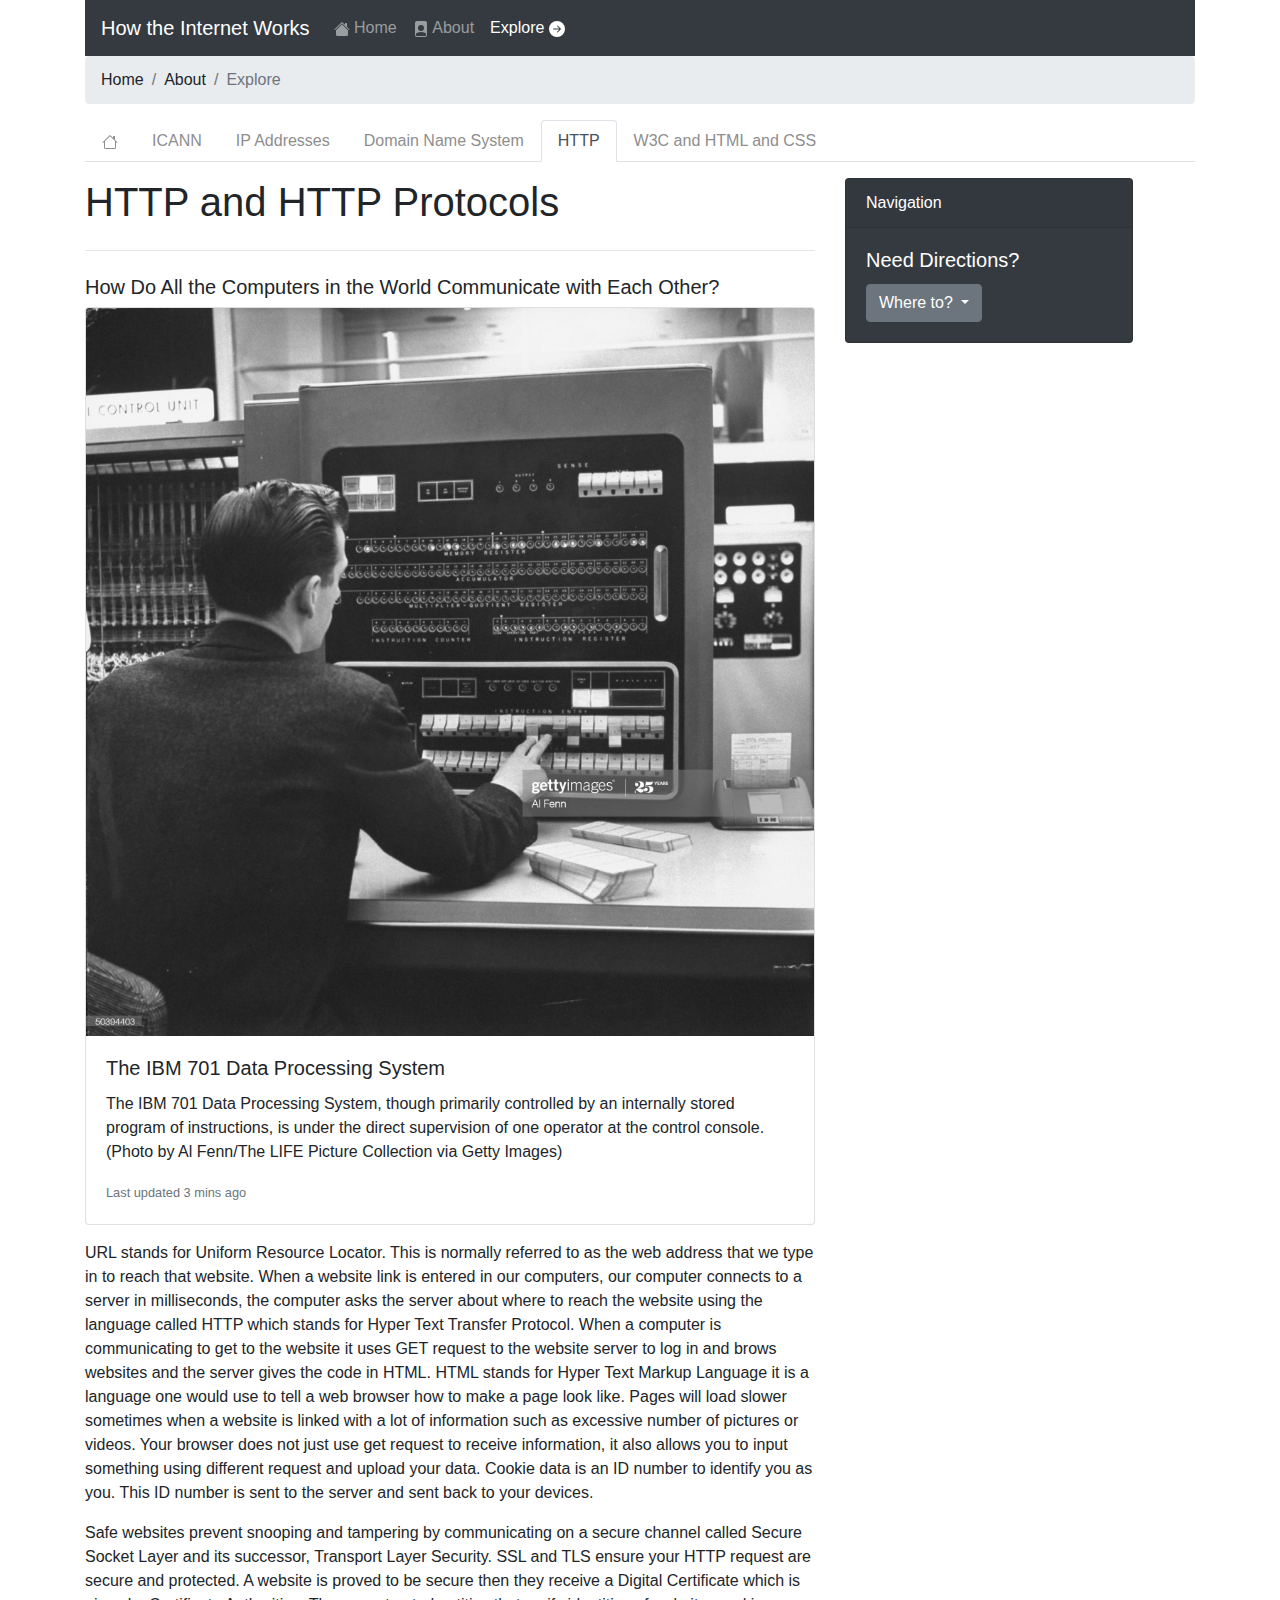
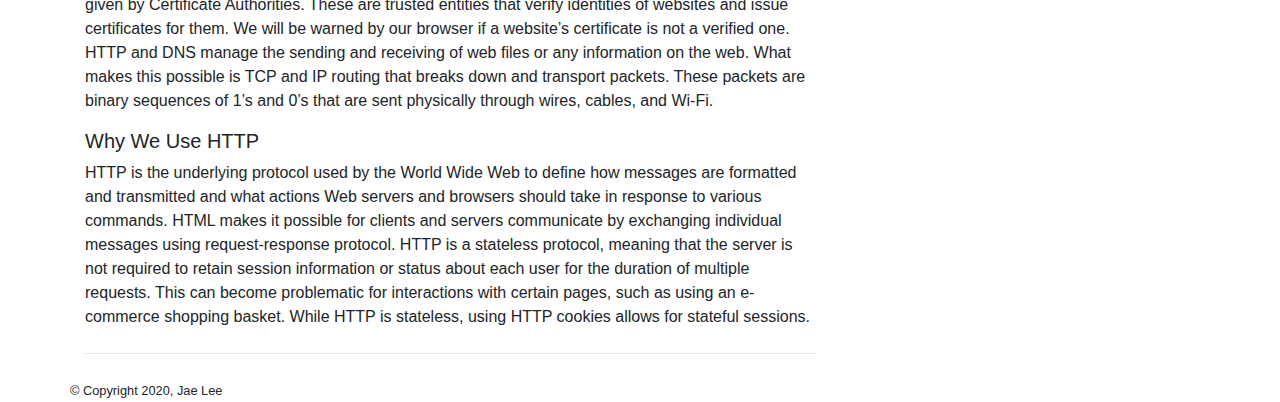
<file: docs/http.html>
<!doctype html>
<html lang="en">
<head>
    <!-- Required meta tags -->
    <meta charset="utf-8">
    <meta name="viewport" content="width=device-width, initial-scale=1, shrink-to-fit=no">

    <!-- Bootstrap CSS -->
    <link rel="stylesheet" href="https://stackpath.bootstrapcdn.com/bootstrap/4.5.2/css/bootstrap.min.css" integrity="sha384-JcKb8q3iqJ61gNV9KGb8thSsNjpSL0n8PARn9HuZOnIxN0hoP+VmmDGMN5t9UJ0Z" crossorigin="anonymous">

    <title>Hello, world!</title>
</head>
<body>
<div class="container">
    <nav class="navbar navbar-expand-lg navbar-dark bg-dark" style="color:#292534">
        <a class="navbar-brand" href="index.html">How the Internet Works</a>
        <button class="navbar-toggler" type="button" data-toggle="collapse" data-target="#navbarNavDropdown" aria-controls="navbarNavDropdown" aria-expanded="false" aria-label="Toggle navigation">
            <span class="navbar-toggler-icon"></span>
        </button>
        <div class="collapse navbar-collapse" id="navbarNavDropdown">
            <ul class="navbar-nav">
                <li class="nav-item">
                    <a class="nav-link" href="index.html"><svg width="1em" height="1em" viewBox="0 0 16 16" class="bi bi-house-fill" fill="currentColor" xmlns="http://www.w3.org/2000/svg">
                        <path fill-rule="evenodd" d="M8 3.293l6 6V13.5a1.5 1.5 0 0 1-1.5 1.5h-9A1.5 1.5 0 0 1 2 13.5V9.293l6-6zm5-.793V6l-2-2V2.5a.5.5 0 0 1 .5-.5h1a.5.5 0 0 1 .5.5z"/>
                        <path fill-rule="evenodd" d="M7.293 1.5a1 1 0 0 1 1.414 0l6.647 6.646a.5.5 0 0 1-.708.708L8 2.207 1.354 8.854a.5.5 0 1 1-.708-.708L7.293 1.5z"/>
                    </svg><span class="sr-only">(current)</span> Home</a>
                </li>
                <li class="nav-item">
                    <a class="nav-link" href="about.html"><svg width="1em" height="1em" viewBox="0 0 16 16" class="bi bi-file-person-fill" fill="currentColor" xmlns="http://www.w3.org/2000/svg">
                        <path fill-rule="evenodd" d="M12 0H4a2 2 0 0 0-2 2v12a2 2 0 0 0 2 2h8a2 2 0 0 0 2-2V2a2 2 0 0 0-2-2zm-1 7a3 3 0 1 1-6 0 3 3 0 0 1 6 0zm-3 4c2.623 0 4.146.826 5 1.755V14a1 1 0 0 1-1 1H4a1 1 0 0 1-1-1v-1.245C3.854 11.825 5.377 11 8 11z"/>
                    </svg> About</a>
                </li>
                <li class="nav-item active">
                    <a class="nav-link" href="icann.html">Explore  <svg width="1em" height="1em" viewBox="0 0 16 16" class="bi bi-arrow-right-circle-fill" fill="currentColor" xmlns="http://www.w3.org/2000/svg">
                        <path fill-rule="evenodd" d="M16 8A8 8 0 1 1 0 8a8 8 0 0 1 16 0zm-11.5.5a.5.5 0 0 1 0-1h5.793L8.146 5.354a.5.5 0 1 1 .708-.708l3 3a.5.5 0 0 1 0 .708l-3 3a.5.5 0 0 1-.708-.708L10.293 8.5H4.5z"/>
                    </svg></a>
                </li>
            </ul>
        </div>
    </nav>
    <nav aria-label="breadcrumb">
        <ol class="breadcrumb">
            <li class="breadcrumb-item"><a href="index.html" class = "text-reset">Home</a></li>
            <li class="breadcrumb-item"><a href="about.html" class = "text-reset">About</a></li>
            <li class="breadcrumb-item active" aria-current="page">Explore</li>
        </ol>
    </nav>
    <ul class="nav nav-tabs">
        <li class="nav-item">
            <a class="nav-link" href="index.html" style="color:#8e8e8e"><svg width="1em" height="1em" viewBox="0 0 16 16" class="bi bi-house" fill="currentColor" xmlns="http://www.w3.org/2000/svg">
                <path fill-rule="evenodd" d="M2 13.5V7h1v6.5a.5.5 0 0 0 .5.5h9a.5.5 0 0 0 .5-.5V7h1v6.5a1.5 1.5 0 0 1-1.5 1.5h-9A1.5 1.5 0 0 1 2 13.5zm11-11V6l-2-2V2.5a.5.5 0 0 1 .5-.5h1a.5.5 0 0 1 .5.5z"/>
                <path fill-rule="evenodd" d="M7.293 1.5a1 1 0 0 1 1.414 0l6.647 6.646a.5.5 0 0 1-.708.708L8 2.207 1.354 8.854a.5.5 0 1 1-.708-.708L7.293 1.5z"/>
            </svg></a>
        </li>
        <li class="nav-item">
            <a class="nav-link" href="icann.html" style="color:#8e8e8e">ICANN</a>
        </li>
        <li class="nav-item">
            <a class="nav-link" href="ipaddress.html" style="color:#8e8e8e">IP Addresses</a>
        </li>
        <li class="nav-item">
            <a class="nav-link" href="dns.html"  style="color:#8e8e8e">Domain Name System</a>
        </li>
        <li class="nav-item">
            <a class="nav-link active" href="http.html">HTTP</a>
        </li>
        <li class="nav-item">
            <a class="nav-link" href="w3c.html" style="color:#8e8e8e">W3C and HTML and CSS</a>
        </li>
    </ul>
    <p>

    </p>
    <div class="row">
        <div class="col-8">
            <h1>HTTP and HTTP Protocols</h1>
            <hr class="my-4">
            <h5>How Do All the Computers in the World Communicate with Each Other?</h5>
            <div class="card mb-3">
                <img src="images/gettyimages-50394403-2048x2048.jpg" class="card-img-top" alt="...">
                <div class="card-body">
                    <h5 class="card-title">The IBM 701 Data Processing System</h5>
                    <p class="card-text">
                        The IBM 701 Data Processing System, though primarily controlled by an internally stored program of instructions, is under the direct supervision of one operator at the control console. (Photo by Al Fenn/The LIFE Picture Collection via Getty Images)</p>
                    <p class="card-text"><small class="text-muted">Last updated 3 mins ago</small></p>
                </div>
            </div>
            <p>
                URL stands for Uniform Resource Locator. This is normally referred to as the web address that we type in to reach that website. When a website link is entered in our computers, our computer connects to a server in milliseconds, the computer asks the server about where to reach the website using the language called HTTP which stands for Hyper Text Transfer Protocol. When a computer is communicating to get to the website it uses GET request to the website server to log in and brows websites and the server gives the code in HTML. HTML stands for Hyper Text Markup Language it is a language one would use to tell a web browser how to make a page look like.
                Pages will load slower sometimes when a website is linked with a lot of information such as excessive number of pictures or videos. Your browser does not just use get request to receive information, it also allows you to input something using different request and upload your data. Cookie data is an ID number to identify you as you. This ID number is sent to the server and sent back to your devices.
            </p>
            <p>
                Safe websites prevent snooping and tampering by communicating on a secure channel called Secure Socket Layer and its successor, Transport Layer Security. SSL and TLS ensure your HTTP request are secure and protected.  A website is proved to be secure then they receive a Digital Certificate which is given by Certificate Authorities. These are trusted entities that verify identities of websites and issue certificates for them.  We will be warned by our browser if a website’s certificate is not a verified one.
                HTTP and DNS manage the sending and receiving of web files or any information on the web. What makes this possible is TCP and IP routing that breaks down and transport packets. These packets are binary sequences of 1’s and 0’s that are sent physically through wires, cables, and Wi-Fi.
            </p>
            </p>
            <h5>Why We Use HTTP</h5>
            <p>
                HTTP is the underlying protocol used by the World Wide
                Web to define how messages
                are formatted and transmitted and what actions Web
                servers and browsers should take in response to various
                commands.
                HTML makes it possible for clients and servers communicate by exchanging
                individual messages using request-response protocol.
                HTTP is a stateless protocol, meaning that the server is not required to retain session information or status about each user for the duration of multiple requests. This can become problematic for interactions with certain pages, such as using an e-commerce shopping basket. While HTTP is
                stateless, using HTTP cookies allows for stateful sessions.

            </p>
            <hr class="my-4">
        </div>
        <div class="col-4">
            <div class="card text-white bg-dark mb-3" style="max-width: 18rem;">
                <div class="card-header">Navigation</div>
                <div class="card-body">
                    <h5 class="card-title">Need Directions?</h5>
                    <div class="dropdown">
                        <a class="btn btn-secondary dropdown-toggle" href="#" role="button" id="dropdownMenuLink" data-toggle="dropdown" aria-haspopup="true" aria-expanded="false">
                            Where to?
                        </a>

                        <div class="dropdown-menu" aria-labelledby="dropdownMenuLink">
                            <a class="dropdown-item" href="index.html">Home</a>
                            <a class="dropdown-item" href="about.html">About Page</a>
                            <div class="dropdown-divider"></div>
                            <a class="dropdown-item" href="icann.html">What's ICANN?</a>
                            <a class="dropdown-item" href="ipaddress.html">About IP Addresses</a>
                            <a class="dropdown-item" href="dns.html">What's DNS?</a>
                            <a class="dropdown-item" href="http.html">HTTP and HTTP Protocols</a>
                            <a class="dropdown-item" href="w3c.html">About W3C</a>
                        </div>
                    </div>
                    <p class="card-text"></p>
                </div>
            </div>
        </div>
    <div>
        <footer>
            <small>&copy; Copyright 2020, Jae Lee</small>
        </footer>
    </div>
</div>
</div>
<!-- Optional JavaScript -->
<!-- jQuery first, then Popper.js, then Bootstrap JS -->
<script src="https://code.jquery.com/jquery-3.5.1.slim.min.js" integrity="sha384-DfXdz2htPH0lsSSs5nCTpuj/zy4C+OGpamoFVy38MVBnE+IbbVYUew+OrCXaRkfj" crossorigin="anonymous"></script>
<script src="https://cdn.jsdelivr.net/npm/popper.js@1.16.1/dist/umd/popper.min.js" integrity="sha384-9/reFTGAW83EW2RDu2S0VKaIzap3H66lZH81PoYlFhbGU+6BZp6G7niu735Sk7lN" crossorigin="anonymous"></script>
<script src="https://stackpath.bootstrapcdn.com/bootstrap/4.5.2/js/bootstrap.min.js" integrity="sha384-B4gt1jrGC7Jh4AgTPSdUtOBvfO8shuf57BaghqFfPlYxofvL8/KUEfYiJOMMV+rV" crossorigin="anonymous"></script>
</body>
</html>
</file>
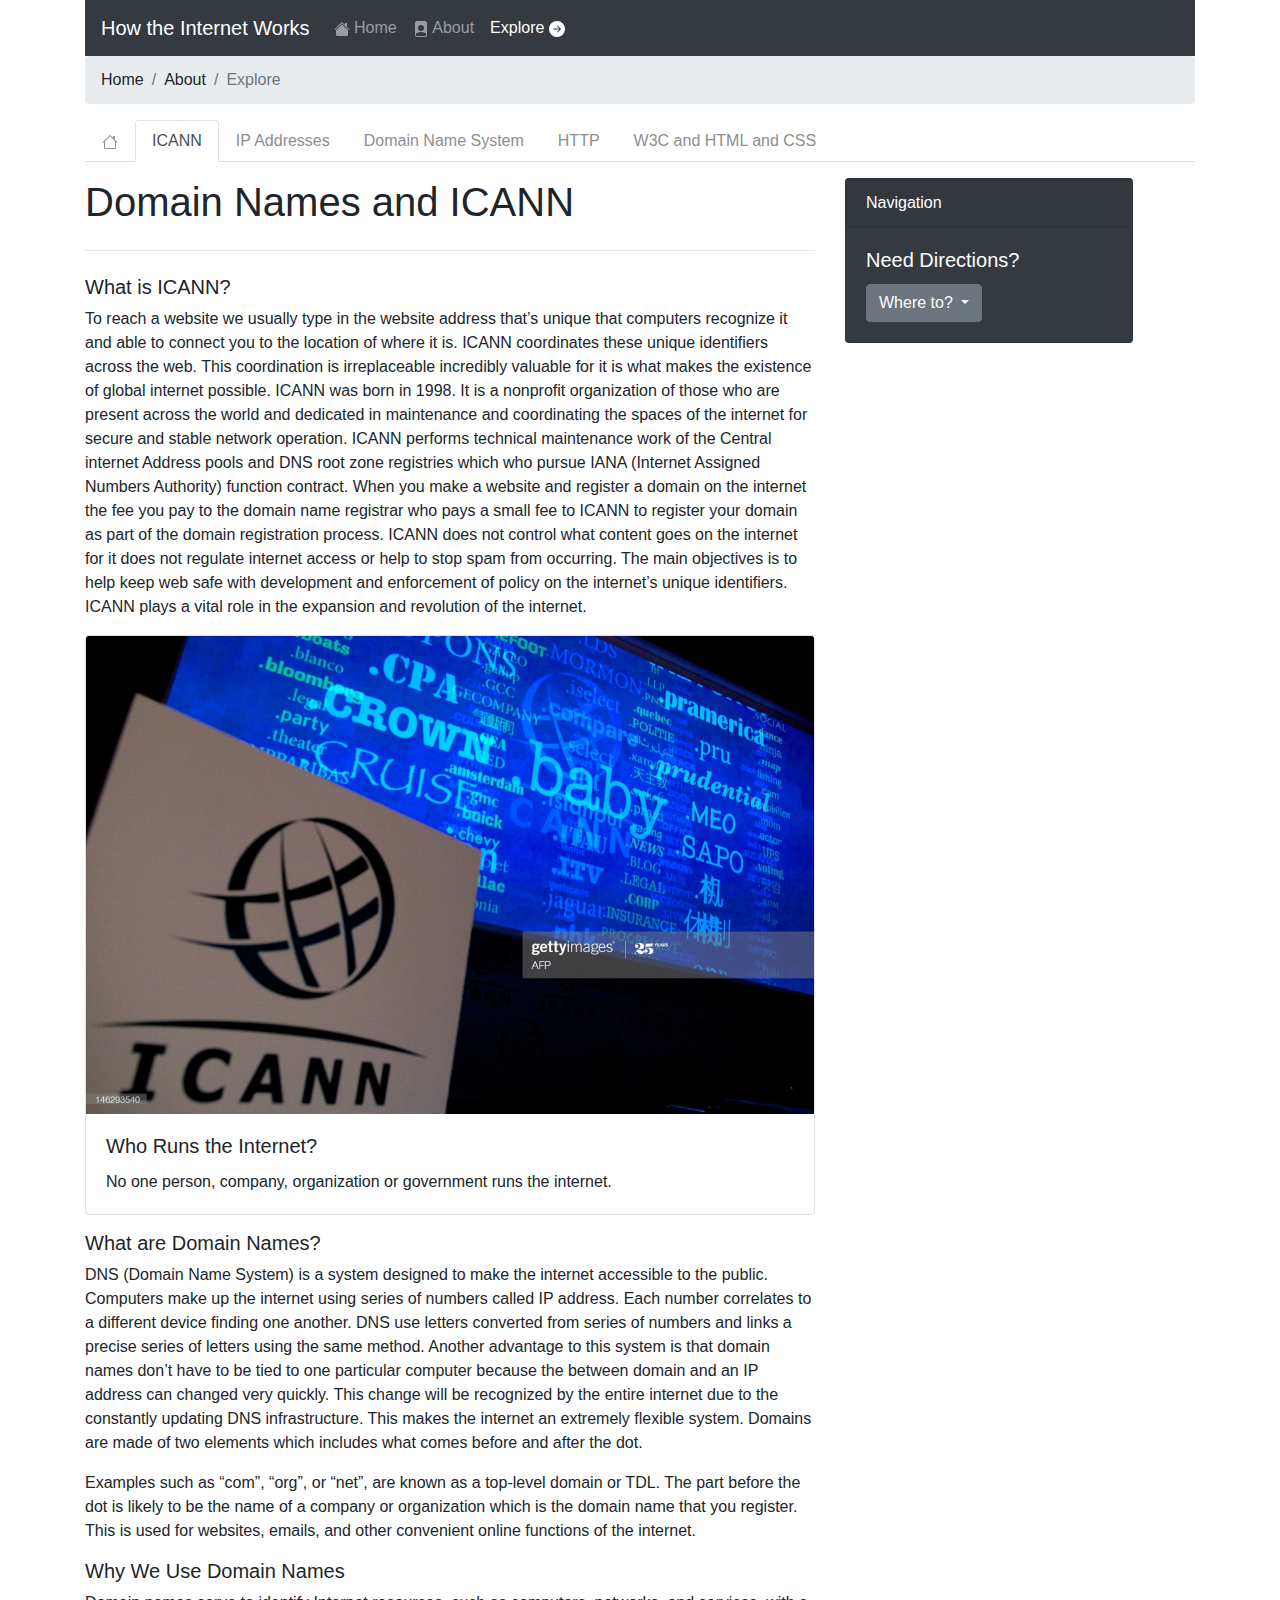
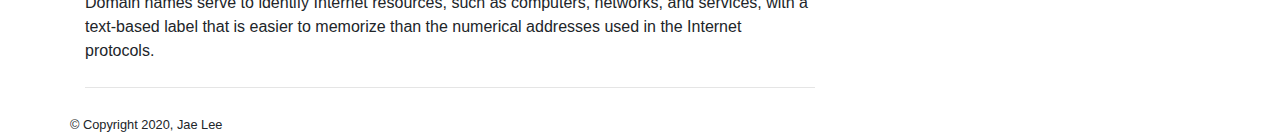
<file: docs/icann.html>
<!doctype html>
<html lang="en">
<head>
    <!-- Required meta tags -->
    <meta charset="utf-8">
    <meta name="viewport" content="width=device-width, initial-scale=1, shrink-to-fit=no">

    <!-- Bootstrap CSS -->
    <link rel="stylesheet" href="https://stackpath.bootstrapcdn.com/bootstrap/4.5.2/css/bootstrap.min.css" integrity="sha384-JcKb8q3iqJ61gNV9KGb8thSsNjpSL0n8PARn9HuZOnIxN0hoP+VmmDGMN5t9UJ0Z" crossorigin="anonymous">

    <title>Hello, world!</title>
</head>
<body>
<div class="container">
    <nav class="navbar navbar-expand-lg navbar-dark bg-dark" style="color:#292534">
        <a class="navbar-brand" href="index.html">How the Internet Works</a>
        <button class="navbar-toggler" type="button" data-toggle="collapse" data-target="#navbarNavDropdown" aria-controls="navbarNavDropdown" aria-expanded="false" aria-label="Toggle navigation">
            <span class="navbar-toggler-icon"></span>
        </button>
        <div class="collapse navbar-collapse" id="navbarNavDropdown">
            <ul class="navbar-nav">
                <li class="nav-item">
                    <a class="nav-link" href="index.html"><svg width="1em" height="1em" viewBox="0 0 16 16" class="bi bi-house-fill" fill="currentColor" xmlns="http://www.w3.org/2000/svg">
                        <path fill-rule="evenodd" d="M8 3.293l6 6V13.5a1.5 1.5 0 0 1-1.5 1.5h-9A1.5 1.5 0 0 1 2 13.5V9.293l6-6zm5-.793V6l-2-2V2.5a.5.5 0 0 1 .5-.5h1a.5.5 0 0 1 .5.5z"/>
                        <path fill-rule="evenodd" d="M7.293 1.5a1 1 0 0 1 1.414 0l6.647 6.646a.5.5 0 0 1-.708.708L8 2.207 1.354 8.854a.5.5 0 1 1-.708-.708L7.293 1.5z"/>
                    </svg><span class="sr-only">(current)</span> Home</a>
                </li>
                <li class="nav-item">
                    <a class="nav-link" href="about.html"><svg width="1em" height="1em" viewBox="0 0 16 16" class="bi bi-file-person-fill" fill="currentColor" xmlns="http://www.w3.org/2000/svg">
                        <path fill-rule="evenodd" d="M12 0H4a2 2 0 0 0-2 2v12a2 2 0 0 0 2 2h8a2 2 0 0 0 2-2V2a2 2 0 0 0-2-2zm-1 7a3 3 0 1 1-6 0 3 3 0 0 1 6 0zm-3 4c2.623 0 4.146.826 5 1.755V14a1 1 0 0 1-1 1H4a1 1 0 0 1-1-1v-1.245C3.854 11.825 5.377 11 8 11z"/>
                    </svg> About</a>
                </li>
                <li class="nav-item active">
                    <a class="nav-link" href="icann.html">Explore  <svg width="1em" height="1em" viewBox="0 0 16 16" class="bi bi-arrow-right-circle-fill" fill="currentColor" xmlns="http://www.w3.org/2000/svg">
                        <path fill-rule="evenodd" d="M16 8A8 8 0 1 1 0 8a8 8 0 0 1 16 0zm-11.5.5a.5.5 0 0 1 0-1h5.793L8.146 5.354a.5.5 0 1 1 .708-.708l3 3a.5.5 0 0 1 0 .708l-3 3a.5.5 0 0 1-.708-.708L10.293 8.5H4.5z"/>
                    </svg></a>
                </li>
            </ul>
        </div>
    </nav>
    <nav aria-label="breadcrumb">
        <ol class="breadcrumb">
            <li class="breadcrumb-item"><a href="index.html" class = "text-reset">Home</a></li>
            <li class="breadcrumb-item"><a href="about.html" class = "text-reset">About</a></li>
            <li class="breadcrumb-item active" aria-current="page">Explore</li>
        </ol>
    </nav>
    <ul class="nav nav-tabs">
        <li class="nav-item">
            <a class="nav-link" href="index.html" style="color:#8e8e8e"><svg width="1em" height="1em" viewBox="0 0 16 16" class="bi bi-house" fill="currentColor" xmlns="http://www.w3.org/2000/svg">
                <path fill-rule="evenodd" d="M2 13.5V7h1v6.5a.5.5 0 0 0 .5.5h9a.5.5 0 0 0 .5-.5V7h1v6.5a1.5 1.5 0 0 1-1.5 1.5h-9A1.5 1.5 0 0 1 2 13.5zm11-11V6l-2-2V2.5a.5.5 0 0 1 .5-.5h1a.5.5 0 0 1 .5.5z"/>
                <path fill-rule="evenodd" d="M7.293 1.5a1 1 0 0 1 1.414 0l6.647 6.646a.5.5 0 0 1-.708.708L8 2.207 1.354 8.854a.5.5 0 1 1-.708-.708L7.293 1.5z"/>
            </svg></a>
        </li>
        <li class="nav-item">
            <a class="nav-link active" href="icann.html">ICANN</a>
        </li>
        <li class="nav-item">
            <a class="nav-link" href="ipaddress.html" style="color:#8e8e8e">IP Addresses</a>
        </li>
        <li class="nav-item">
            <a class="nav-link" href="dns.html" style="color:#8e8e8e">Domain Name System</a>
        </li>
        <li class="nav-item">
            <a class="nav-link" href="http.html" style="color:#8e8e8e">HTTP</a>
        </li>
        <li class="nav-item">
            <a class="nav-link" href="w3c.html" style="color:#8e8e8e">W3C and HTML and CSS</a>
        </li>
    </ul>
    <p>

    </p>
    <div class="row">
        <div class="col-8">
            <h1>Domain Names and ICANN</h1>
            <hr class="my-4">
            <h5>What is ICANN?</h5>
            <p>
                To reach a website we usually type in the website address that’s unique that computers recognize it and able to connect you to the location of where it is. ICANN coordinates these unique identifiers across the web. This coordination is irreplaceable incredibly valuable for it is what makes the existence of global internet possible.
                ICANN was born in 1998. It is a nonprofit organization of those who are present across the world and dedicated in maintenance and coordinating the spaces of the internet for secure and stable network operation. ICANN performs technical maintenance work of the Central internet Address pools and DNS root zone registries which who pursue IANA (Internet Assigned Numbers Authority) function contract.
                When you make a website and register a domain on the internet the fee you pay to the domain name registrar who pays a small fee to ICANN to register your domain as part of the domain registration process.
                ICANN does not control what content goes on the internet for it does not regulate internet access or help to stop spam from occurring. The main objectives is to help keep web safe with development and enforcement of policy on the internet’s unique identifiers. ICANN plays a vital role in the expansion and revolution of the internet.
            </p>
            <div class="card mb-3">
                <img src="images/gettyimages-146293540-2048x2048.jpg" class="card-img-top" alt="...">
                <div class="card-body">
                    <h5 class="card-title">Who Runs the Internet?</h5>
                    <p class="card-text">No one person, company, organization or government runs the internet.</p>
                </div>
            </div>
            <h5>What are Domain Names?</h5>
            <p>
                DNS (Domain Name System) is a system designed to make the internet accessible to the public. Computers make up the internet using series of numbers called IP address. Each number correlates to a different device finding one another. DNS use letters converted from series of numbers and links a precise series of letters using the same method.
                Another advantage to this system is that domain names don’t have to be tied to one particular computer because the between domain and an IP address can changed very quickly. This change will be recognized by the entire internet due to the constantly updating DNS infrastructure. This makes the internet an extremely flexible system.
                Domains are made of two elements which includes what comes before and after the dot.

            <p>
            Examples such as “com”, “org”, or “net”, are known as a
            top-level domain or TDL. The part before the dot is likely to be the name
            of a company or organization which is the domain name that you register.
            This is used for websites, emails, and other convenient online functions
            of the internet.
            </p>

            </p>
            <h5> Why We Use Domain Names</h5>
            <p>
                Domain names serve to identify Internet resources, such as computers, networks,
                and services, with a text-based label that is easier to
                memorize than the numerical addresses used in the Internet protocols.

            </p>
            <hr class="my-4">
        </div>
        <div class="col-4">
            <div class="card text-white bg-dark mb-3" style="max-width: 18rem;">
                <div class="card-header">Navigation</div>
                <div class="card-body">
                    <h5 class="card-title">Need Directions?</h5>
                    <div class="dropdown">
                        <a class="btn btn-secondary dropdown-toggle" href="#" role="button" id="dropdownMenuLink" data-toggle="dropdown" aria-haspopup="true" aria-expanded="false">
                            Where to?
                        </a>

                        <div class="dropdown-menu" aria-labelledby="dropdownMenuLink">
                            <a class="dropdown-item" href="index.html">Home</a>
                            <a class="dropdown-item" href="about.html">About Page</a>
                            <div class="dropdown-divider"></div>
                            <a class="dropdown-item" href="icann.html">What's ICANN?</a>
                            <a class="dropdown-item" href="ipaddress.html">About IP Addresses</a>
                            <a class="dropdown-item" href="dns.html">What's DNS?</a>
                            <a class="dropdown-item" href="http.html">HTTP and HTTP Protocols</a>
                            <a class="dropdown-item" href="w3c.html">About W3C</a>
                        </div>
                    </div>
                    <p class="card-text"></p>
                </div>
            </div>
        </div>
        <div>
            <footer>
                <small>&copy; Copyright 2020, Jae Lee</small>
            </footer>
        </div>
</div>
</div>
<!-- Optional JavaScript -->
<!-- jQuery first, then Popper.js, then Bootstrap JS -->
<script src="https://code.jquery.com/jquery-3.5.1.slim.min.js" integrity="sha384-DfXdz2htPH0lsSSs5nCTpuj/zy4C+OGpamoFVy38MVBnE+IbbVYUew+OrCXaRkfj" crossorigin="anonymous"></script>
<script src="https://cdn.jsdelivr.net/npm/popper.js@1.16.1/dist/umd/popper.min.js" integrity="sha384-9/reFTGAW83EW2RDu2S0VKaIzap3H66lZH81PoYlFhbGU+6BZp6G7niu735Sk7lN" crossorigin="anonymous"></script>
<script src="https://stackpath.bootstrapcdn.com/bootstrap/4.5.2/js/bootstrap.min.js" integrity="sha384-B4gt1jrGC7Jh4AgTPSdUtOBvfO8shuf57BaghqFfPlYxofvL8/KUEfYiJOMMV+rV" crossorigin="anonymous"></script>
</body>
</html>
</file>
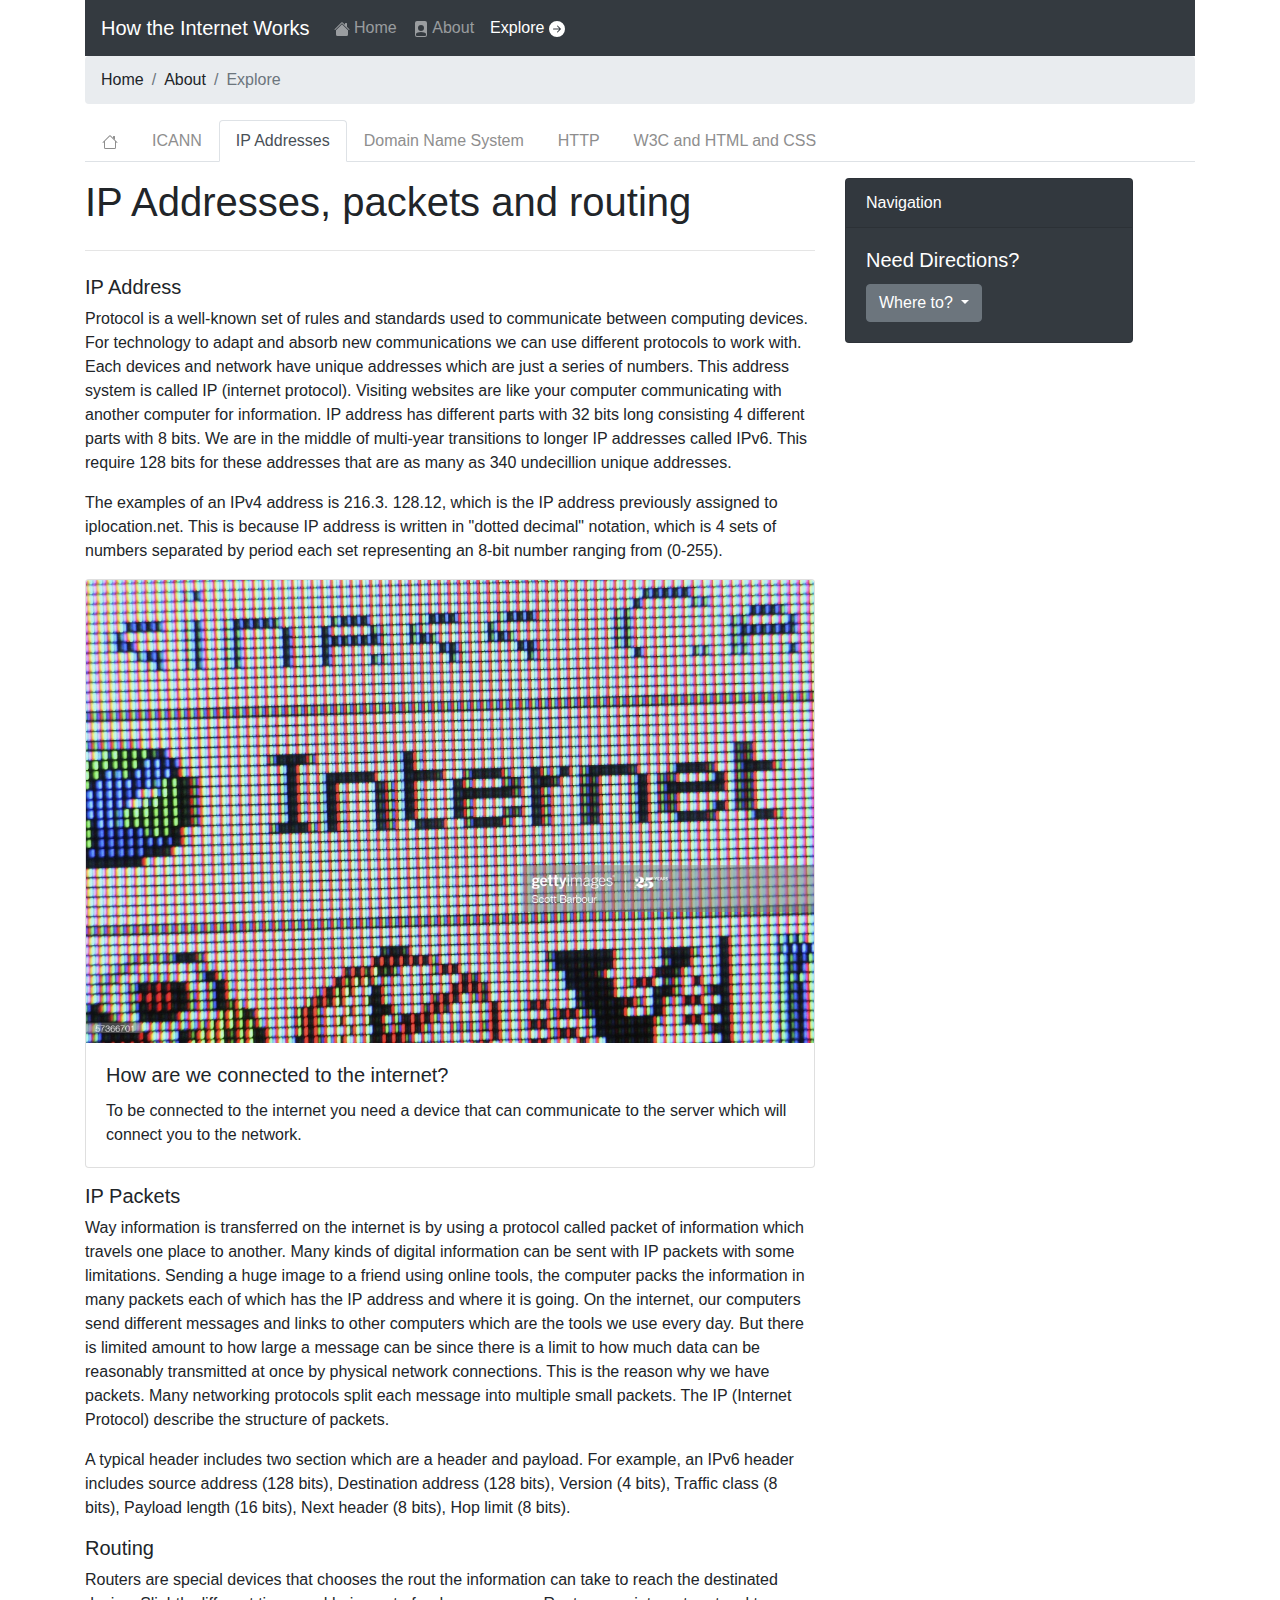
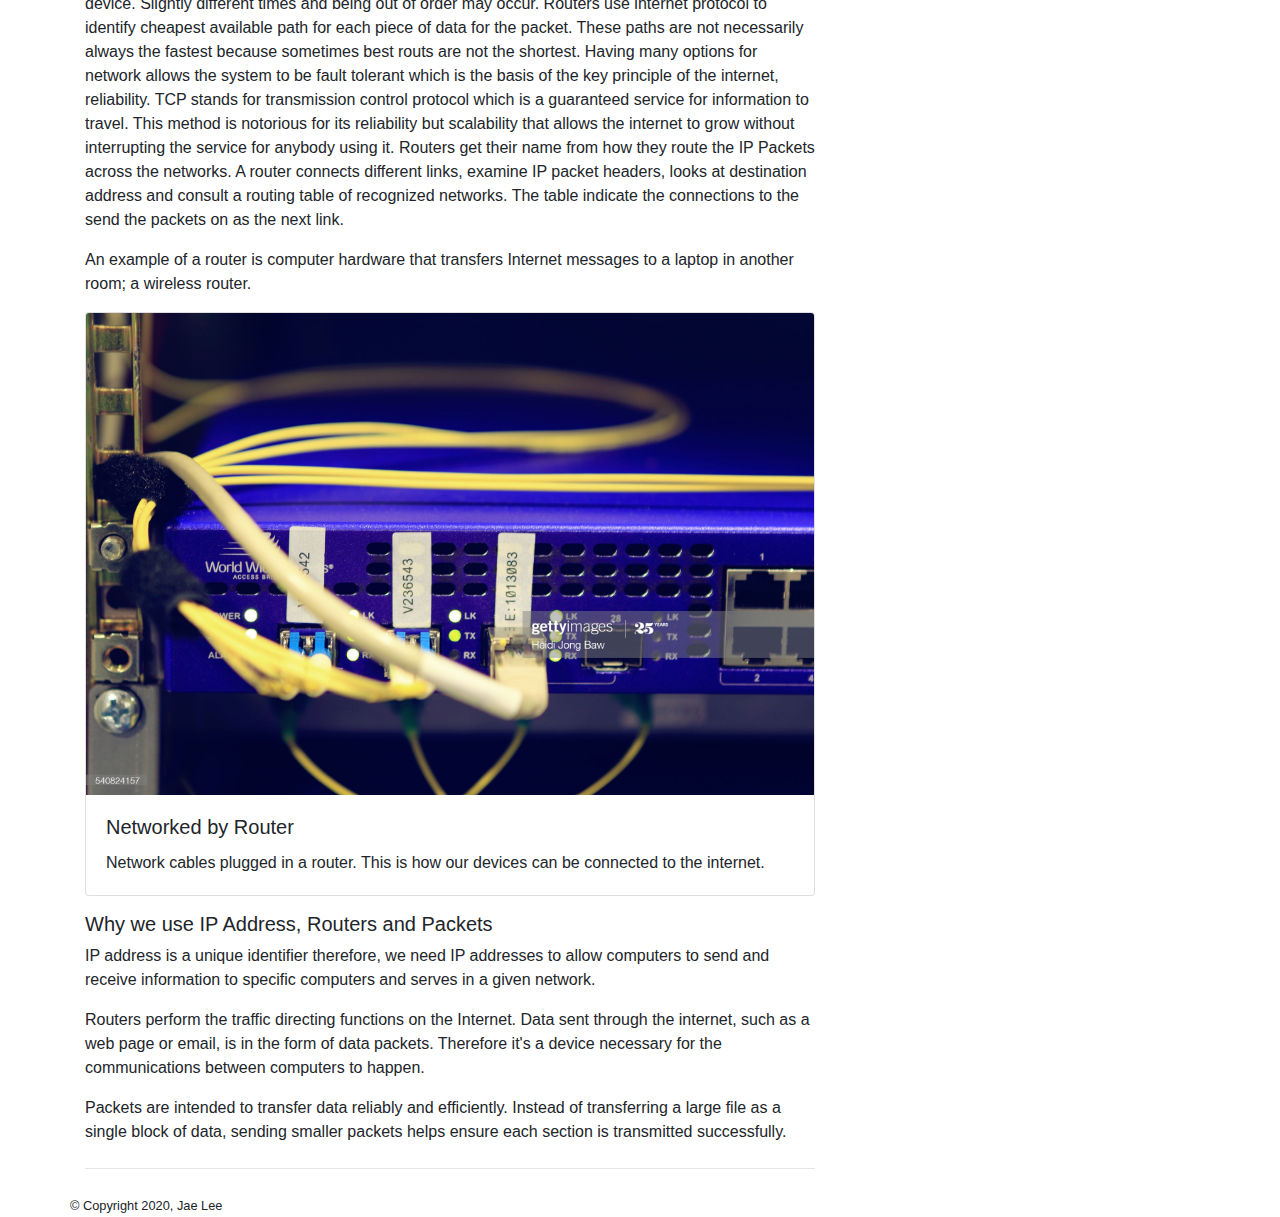
<file: docs/ipaddress.html>
<!doctype html>
<html lang="en">
<head>
    <!-- Required meta tags -->
    <meta charset="utf-8">
    <meta name="viewport" content="width=device-width, initial-scale=1, shrink-to-fit=no">

    <!-- Bootstrap CSS -->
    <link rel="stylesheet" href="https://stackpath.bootstrapcdn.com/bootstrap/4.5.2/css/bootstrap.min.css" integrity="sha384-JcKb8q3iqJ61gNV9KGb8thSsNjpSL0n8PARn9HuZOnIxN0hoP+VmmDGMN5t9UJ0Z" crossorigin="anonymous">

    <title>Hello, world!</title>
</head>
<body>
<div class="container">
    <nav class="navbar navbar-expand-lg navbar-dark bg-dark" style="color:#292534">
        <a class="navbar-brand" href="index.html">How the Internet Works</a>
        <button class="navbar-toggler" type="button" data-toggle="collapse" data-target="#navbarNavDropdown" aria-controls="navbarNavDropdown" aria-expanded="false" aria-label="Toggle navigation">
            <span class="navbar-toggler-icon"></span>
        </button>
        <div class="collapse navbar-collapse" id="navbarNavDropdown">
            <ul class="navbar-nav">
                <li class="nav-item">
                    <a class="nav-link" href="index.html"><svg width="1em" height="1em" viewBox="0 0 16 16" class="bi bi-house-fill" fill="currentColor" xmlns="http://www.w3.org/2000/svg">
                        <path fill-rule="evenodd" d="M8 3.293l6 6V13.5a1.5 1.5 0 0 1-1.5 1.5h-9A1.5 1.5 0 0 1 2 13.5V9.293l6-6zm5-.793V6l-2-2V2.5a.5.5 0 0 1 .5-.5h1a.5.5 0 0 1 .5.5z"/>
                        <path fill-rule="evenodd" d="M7.293 1.5a1 1 0 0 1 1.414 0l6.647 6.646a.5.5 0 0 1-.708.708L8 2.207 1.354 8.854a.5.5 0 1 1-.708-.708L7.293 1.5z"/>
                    </svg><span class="sr-only">(current)</span> Home</a>
                </li>
                <li class="nav-item">
                    <a class="nav-link" href="about.html"><svg width="1em" height="1em" viewBox="0 0 16 16" class="bi bi-file-person-fill" fill="currentColor" xmlns="http://www.w3.org/2000/svg">
                        <path fill-rule="evenodd" d="M12 0H4a2 2 0 0 0-2 2v12a2 2 0 0 0 2 2h8a2 2 0 0 0 2-2V2a2 2 0 0 0-2-2zm-1 7a3 3 0 1 1-6 0 3 3 0 0 1 6 0zm-3 4c2.623 0 4.146.826 5 1.755V14a1 1 0 0 1-1 1H4a1 1 0 0 1-1-1v-1.245C3.854 11.825 5.377 11 8 11z"/>
                    </svg> About</a>
                </li>
                <li class="nav-item active">
                    <a class="nav-link" href="icann.html">Explore  <svg width="1em" height="1em" viewBox="0 0 16 16" class="bi bi-arrow-right-circle-fill" fill="currentColor" xmlns="http://www.w3.org/2000/svg">
                        <path fill-rule="evenodd" d="M16 8A8 8 0 1 1 0 8a8 8 0 0 1 16 0zm-11.5.5a.5.5 0 0 1 0-1h5.793L8.146 5.354a.5.5 0 1 1 .708-.708l3 3a.5.5 0 0 1 0 .708l-3 3a.5.5 0 0 1-.708-.708L10.293 8.5H4.5z"/>
                    </svg></a>
                </li>
            </ul>
        </div>
    </nav>
    <nav aria-label="breadcrumb">
        <ol class="breadcrumb">
            <li class="breadcrumb-item"><a href="index.html" class = "text-reset">Home</a></li>
            <li class="breadcrumb-item"><a href="about.html" class = "text-reset">About</a></li>
            <li class="breadcrumb-item active" aria-current="page">Explore</li>
        </ol>
    </nav>
    <ul class="nav nav-tabs">
        <li class="nav-item">
            <a class="nav-link" href="index.html" style="color:#8e8e8e"><svg width="1em" height="1em" viewBox="0 0 16 16" class="bi bi-house" fill="currentColor" xmlns="http://www.w3.org/2000/svg">
                <path fill-rule="evenodd" d="M2 13.5V7h1v6.5a.5.5 0 0 0 .5.5h9a.5.5 0 0 0 .5-.5V7h1v6.5a1.5 1.5 0 0 1-1.5 1.5h-9A1.5 1.5 0 0 1 2 13.5zm11-11V6l-2-2V2.5a.5.5 0 0 1 .5-.5h1a.5.5 0 0 1 .5.5z"/>
                <path fill-rule="evenodd" d="M7.293 1.5a1 1 0 0 1 1.414 0l6.647 6.646a.5.5 0 0 1-.708.708L8 2.207 1.354 8.854a.5.5 0 1 1-.708-.708L7.293 1.5z"/>
            </svg></a>
        </li>
        <li class="nav-item">
            <a class="nav-link" href="icann.html" style="color:#8e8e8e">ICANN</a>
        </li>
        <li class="nav-item">
            <a class="nav-link active" href="ipaddress.html">IP Addresses</a>
        </li>
        <li class="nav-item">
            <a class="nav-link" href="dns.html" style="color:#8e8e8e">Domain Name System</a>
        </li>
        <li class="nav-item">
            <a class="nav-link" href="http.html" style="color:#8e8e8e">HTTP</a>
        </li>
        <li class="nav-item">
            <a class="nav-link" href="http.html" style="color:#8e8e8e">W3C and HTML and CSS</a>
        </li>
    </ul>
    <p>

    </p>
    <div class="row">
        <div class="col-8">
            <h1>IP Addresses, packets and routing</h1>
            <hr class="my-4">
            <h5>IP Address</h5>
            <p>
                Protocol is a well-known set of rules and standards used to communicate between computing devices. For technology to adapt and absorb new communications we can use different protocols to work with. Each devices and network have unique addresses which are just a series of numbers. This address system is called IP (internet protocol).  Visiting websites are like your computer communicating with another computer for information. IP address has different parts with 32 bits long consisting 4 different parts with 8 bits.
                We are in the middle of multi-year transitions to longer IP addresses called IPv6. This require 128 bits for these addresses that are as many as 340 undecillion unique addresses.
            </p>
            <p>
                The examples of an IPv4 address is 216.3. 128.12, which is the IP address previously assigned to iplocation.net. This is because IP address is written in "dotted decimal" notation, which is 4 sets of numbers separated by period each set representing an 8-bit number ranging from (0-255).
            </p>
            <p>

            </p>
            <div class="card mb-3">
                <img src="images/gettyimages-57366701-2048x2048.jpg" class="card-img-top" alt="...">
                <div class="card-body">
                    <h5 class="card-title">How are we connected to the internet?</h5>
                    <p class="card-text">
                        To be connected to the internet you need a device that can communicate to the server which will connect you to the network.
                    </p>
                </div>
            </div>
            <p>

            </p>

            <h5>IP Packets</h5>
            <p>
                Way information is transferred on the internet is by using a protocol called packet of information which travels one place to another. Many kinds of digital information can be sent with IP packets with some limitations. Sending a huge image to a friend using online tools, the computer packs the information in many packets each of which has the IP address and where it is going.
                On the internet, our computers send different messages and links to other computers which are the tools we use every day. But there is limited amount to how large a message can be since there is a limit to how much data can be reasonably transmitted at once by physical network connections. This is the reason why we have packets. Many networking protocols split each message into multiple small packets. The IP (Internet Protocol) describe the structure of packets.

            </p>
            <p>
                A typical header includes two section which are a header and payload. For example, an IPv6 header includes
                source address (128 bits), Destination address (128 bits), Version (4 bits), Traffic class (8 bits), Payload length (16 bits), Next header (8 bits), Hop limit (8 bits).
            </p>
            <p>

            </p>
            <p>

            </p>
            <p>

            </p>
            <p>

            </p>
            <h5>Routing</h5>
            <p>
                Routers are special devices that chooses the rout the information can take to reach the destinated device. Slightly different times and being out of order may occur. Routers use internet protocol to identify cheapest available path for each piece of data for the packet. These paths are not necessarily always the fastest because sometimes best routs are not the shortest. Having many options for network allows the system to be fault tolerant which is the basis of the key principle of the internet, reliability. TCP stands for transmission control protocol which is a guaranteed service for information to travel.
                This method is notorious for its reliability but scalability that allows the internet to grow without interrupting the service for anybody using it.
                Routers get their name from how they route the IP Packets across the networks. A router connects different links, examine IP packet headers, looks at destination address and consult a routing table of recognized networks. The table indicate the connections to the send the packets on as the next link.


            </p>
            <p>
                An example of a router is computer hardware that transfers Internet messages to a laptop in another room; a wireless router.

            </p>
            <p>

            </p>
            <div class="card mb-3">
                <img src="images/gettyimages-540824157-2048x2048.jpg" class="card-img-top" alt="...">
                <div class="card-body">
                    <h5 class="card-title">Networked by Router</h5>
                    <p class="card-text">Network cables plugged in a router. This is how our devices can be connected to the internet.</p>
                </div>
            </div>
            <p>

            </p>
            <h5>Why we use IP Address, Routers and Packets</h5>
            <p>
                IP address is a unique identifier therefore, we need IP addresses to allow computers to send and receive information to specific computers and serves in a given network.
            </p>
            <p>
                Routers perform the traffic directing functions on the Internet. Data sent through the internet, such as a web page or email, is in the form of data packets. Therefore it's a device necessary for the communications between
                computers to happen.

            </p>
            <p>
                Packets are intended to transfer data reliably and efficiently. Instead of transferring a large file as a single block of data, sending smaller packets helps ensure each section is transmitted successfully.
            </p>
            <hr class="my-4">
        </div>
        <div class="col-4">
            <div class="card text-white bg-dark mb-3" style="max-width: 18rem;">
                <div class="card-header">Navigation</div>
                <div class="card-body">
                    <h5 class="card-title">Need Directions?</h5>
                    <div class="dropdown">
                        <a class="btn btn-secondary dropdown-toggle" href="#" role="button" id="dropdownMenuLink" data-toggle="dropdown" aria-haspopup="true" aria-expanded="false">
                            Where to?
                        </a>

                        <div class="dropdown-menu" aria-labelledby="dropdownMenuLink">
                            <a class="dropdown-item" href="index.html">Home</a>
                            <a class="dropdown-item" href="about.html">About Page</a>
                            <div class="dropdown-divider"></div>
                            <a class="dropdown-item" href="icann.html">What's ICANN?</a>
                            <a class="dropdown-item" href="ipaddress.html">About IP Addresses</a>
                            <a class="dropdown-item" href="dns.html">What's DNS?</a>
                            <a class="dropdown-item" href="http.html">HTTP and HTTP Protocols</a>
                            <a class="dropdown-item" href="w3c.html">About W3C</a>
                        </div>
                    </div>
                    <p class="card-text"></p>
                </div>
            </div>
        </div>
    <div>
        <footer>
            <small>&copy; Copyright 2020, Jae Lee</small>
        </footer>
    </div>
</div>
</div>
<!-- Optional JavaScript -->
<!-- jQuery first, then Popper.js, then Bootstrap JS -->
<script src="https://code.jquery.com/jquery-3.5.1.slim.min.js" integrity="sha384-DfXdz2htPH0lsSSs5nCTpuj/zy4C+OGpamoFVy38MVBnE+IbbVYUew+OrCXaRkfj" crossorigin="anonymous"></script>
<script src="https://cdn.jsdelivr.net/npm/popper.js@1.16.1/dist/umd/popper.min.js" integrity="sha384-9/reFTGAW83EW2RDu2S0VKaIzap3H66lZH81PoYlFhbGU+6BZp6G7niu735Sk7lN" crossorigin="anonymous"></script>
<script src="https://stackpath.bootstrapcdn.com/bootstrap/4.5.2/js/bootstrap.min.js" integrity="sha384-B4gt1jrGC7Jh4AgTPSdUtOBvfO8shuf57BaghqFfPlYxofvL8/KUEfYiJOMMV+rV" crossorigin="anonymous"></script>
</body>
</html>
</file>
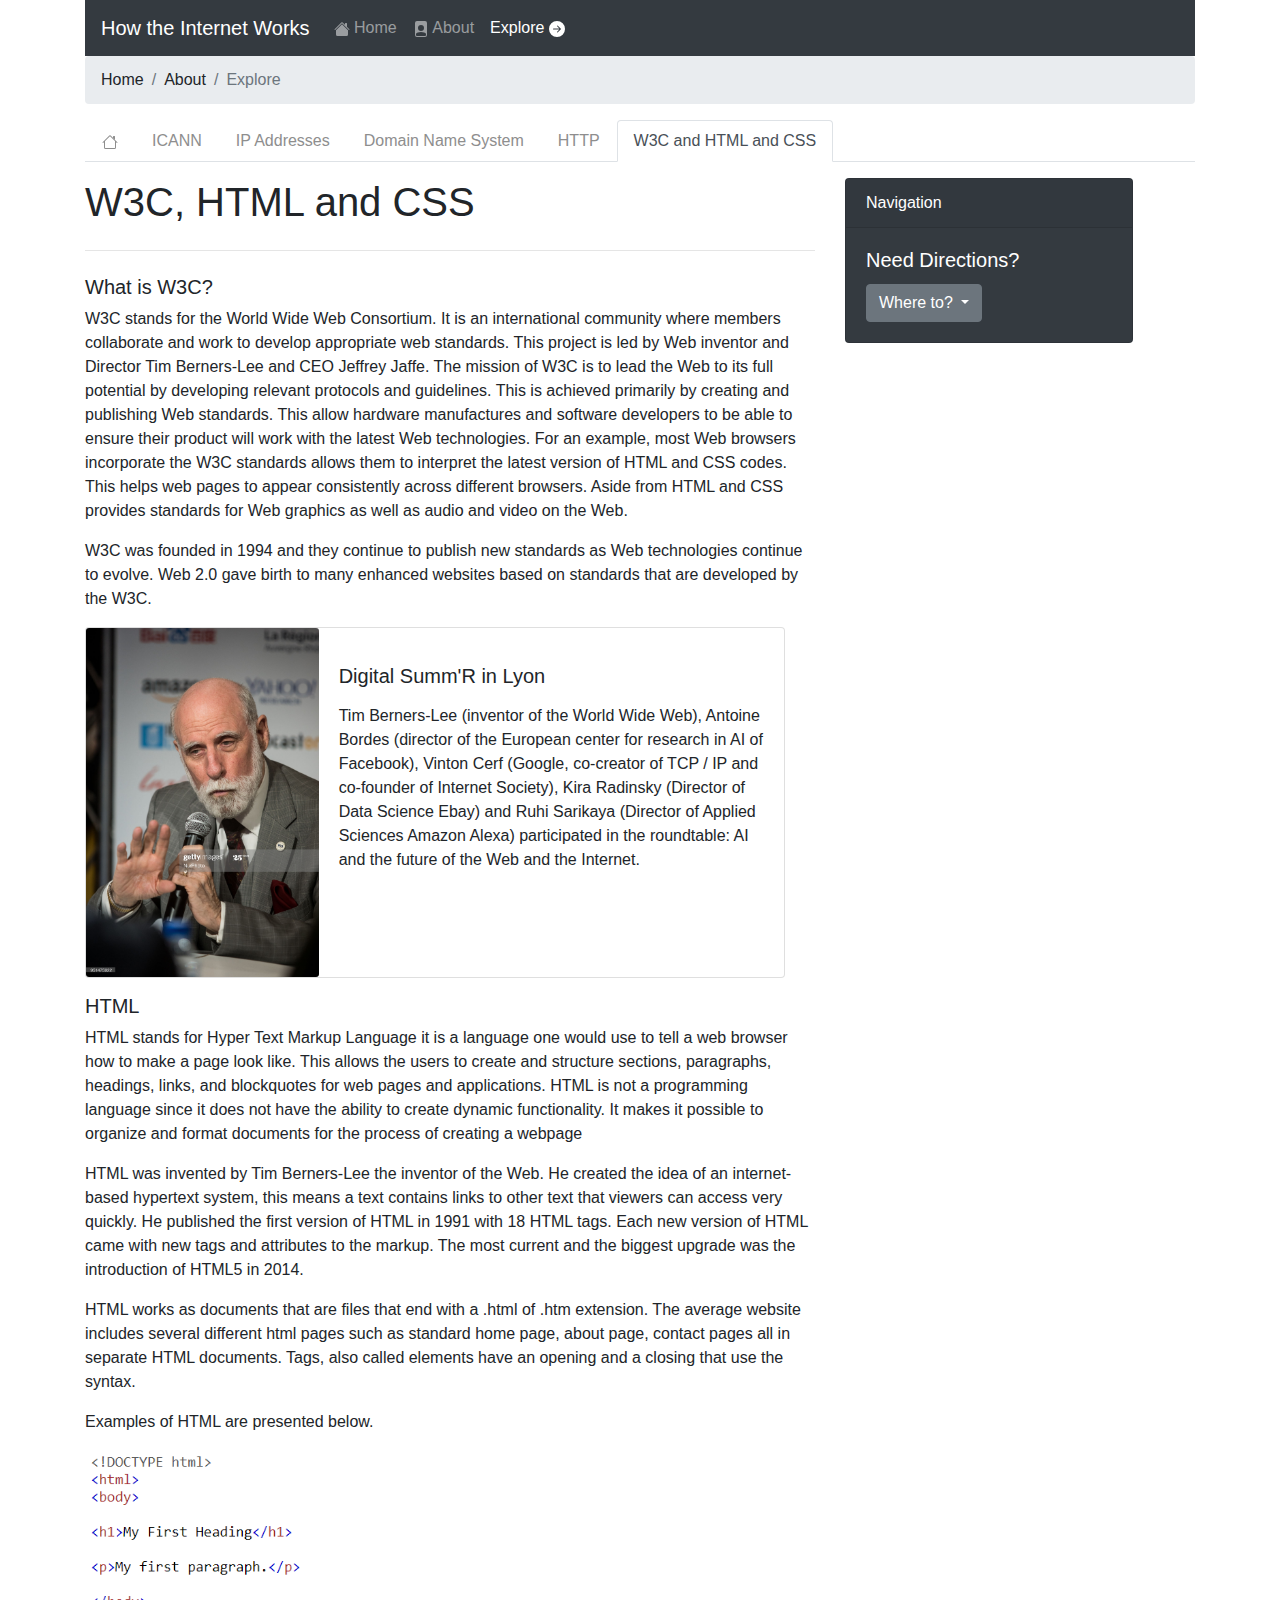
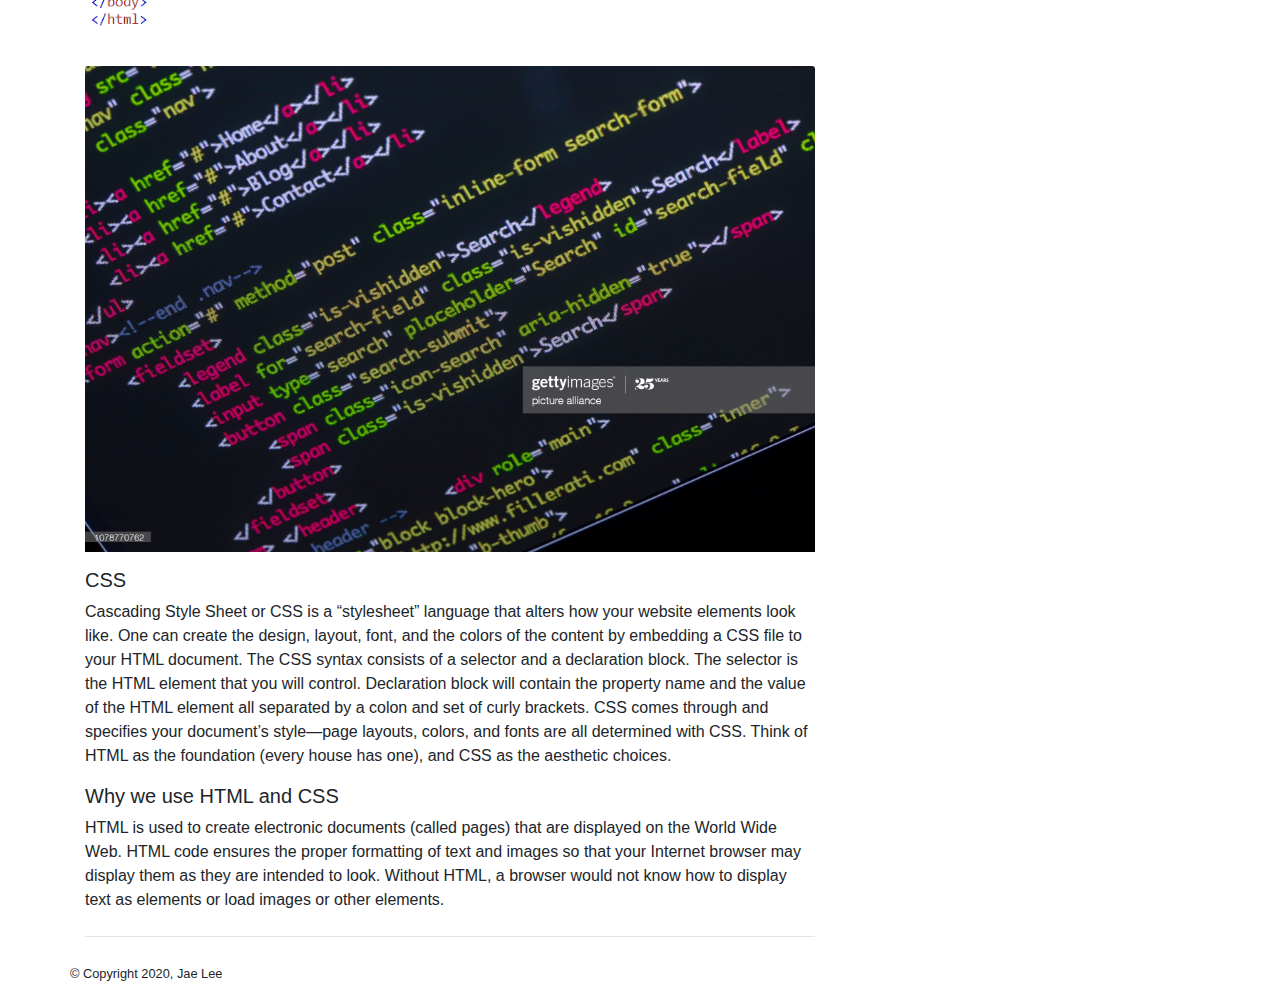
<file: docs/w3c.html>
<!doctype html>
<html lang="en">
<head>
    <!-- Required meta tags -->
    <meta charset="utf-8">
    <meta name="viewport" content="width=device-width, initial-scale=1, shrink-to-fit=no">

    <!-- Bootstrap CSS -->
    <link rel="stylesheet" href="https://stackpath.bootstrapcdn.com/bootstrap/4.5.2/css/bootstrap.min.css" integrity="sha384-JcKb8q3iqJ61gNV9KGb8thSsNjpSL0n8PARn9HuZOnIxN0hoP+VmmDGMN5t9UJ0Z" crossorigin="anonymous">

    <title>Hello, world!</title>
</head>
<body>
<div class="container">
    <nav class="navbar navbar-expand-lg navbar-dark bg-dark" style="color:#292534">
        <a class="navbar-brand" href="index.html">How the Internet Works</a>
        <button class="navbar-toggler" type="button" data-toggle="collapse" data-target="#navbarNavDropdown" aria-controls="navbarNavDropdown" aria-expanded="false" aria-label="Toggle navigation">
            <span class="navbar-toggler-icon"></span>
        </button>
        <div class="collapse navbar-collapse" id="navbarNavDropdown">
            <ul class="navbar-nav">
                <li class="nav-item">
                    <a class="nav-link" href="index.html"><svg width="1em" height="1em" viewBox="0 0 16 16" class="bi bi-house-fill" fill="currentColor" xmlns="http://www.w3.org/2000/svg">
                        <path fill-rule="evenodd" d="M8 3.293l6 6V13.5a1.5 1.5 0 0 1-1.5 1.5h-9A1.5 1.5 0 0 1 2 13.5V9.293l6-6zm5-.793V6l-2-2V2.5a.5.5 0 0 1 .5-.5h1a.5.5 0 0 1 .5.5z"/>
                        <path fill-rule="evenodd" d="M7.293 1.5a1 1 0 0 1 1.414 0l6.647 6.646a.5.5 0 0 1-.708.708L8 2.207 1.354 8.854a.5.5 0 1 1-.708-.708L7.293 1.5z"/>
                    </svg><span class="sr-only">(current)</span> Home</a>
                </li>
                <li class="nav-item">
                    <a class="nav-link" href="about.html"><svg width="1em" height="1em" viewBox="0 0 16 16" class="bi bi-file-person-fill" fill="currentColor" xmlns="http://www.w3.org/2000/svg">
                        <path fill-rule="evenodd" d="M12 0H4a2 2 0 0 0-2 2v12a2 2 0 0 0 2 2h8a2 2 0 0 0 2-2V2a2 2 0 0 0-2-2zm-1 7a3 3 0 1 1-6 0 3 3 0 0 1 6 0zm-3 4c2.623 0 4.146.826 5 1.755V14a1 1 0 0 1-1 1H4a1 1 0 0 1-1-1v-1.245C3.854 11.825 5.377 11 8 11z"/>
                    </svg> About</a>
                </li>
                <li class="nav-item active">
                    <a class="nav-link" href="icann.html">Explore  <svg width="1em" height="1em" viewBox="0 0 16 16" class="bi bi-arrow-right-circle-fill" fill="currentColor" xmlns="http://www.w3.org/2000/svg">
                        <path fill-rule="evenodd" d="M16 8A8 8 0 1 1 0 8a8 8 0 0 1 16 0zm-11.5.5a.5.5 0 0 1 0-1h5.793L8.146 5.354a.5.5 0 1 1 .708-.708l3 3a.5.5 0 0 1 0 .708l-3 3a.5.5 0 0 1-.708-.708L10.293 8.5H4.5z"/>
                    </svg></a>
                </li>
            </ul>
        </div>
    </nav>
    <nav aria-label="breadcrumb">
        <ol class="breadcrumb">
            <li class="breadcrumb-item"><a href="index.html" class = "text-reset">Home</a></li>
            <li class="breadcrumb-item"><a href="about.html" class = "text-reset">About</a></li>
            <li class="breadcrumb-item active" aria-current="page">Explore</li>
        </ol>
    </nav>
    <ul class="nav nav-tabs">
        <li class="nav-item">
            <a class="nav-link" href="index.html" style="color:#8e8e8e"><svg width="1em" height="1em" viewBox="0 0 16 16" class="bi bi-house" fill="currentColor" xmlns="http://www.w3.org/2000/svg">
                <path fill-rule="evenodd" d="M2 13.5V7h1v6.5a.5.5 0 0 0 .5.5h9a.5.5 0 0 0 .5-.5V7h1v6.5a1.5 1.5 0 0 1-1.5 1.5h-9A1.5 1.5 0 0 1 2 13.5zm11-11V6l-2-2V2.5a.5.5 0 0 1 .5-.5h1a.5.5 0 0 1 .5.5z"/>
                <path fill-rule="evenodd" d="M7.293 1.5a1 1 0 0 1 1.414 0l6.647 6.646a.5.5 0 0 1-.708.708L8 2.207 1.354 8.854a.5.5 0 1 1-.708-.708L7.293 1.5z"/>
            </svg></a>
        </li>
        <li class="nav-item">
            <a class="nav-link" href="icann.html" style="color:#8e8e8e">ICANN</a>
        </li>
        <li class="nav-item">
            <a class="nav-link" href="ipaddress.html" style="color:#8e8e8e">IP Addresses</a>
        </li>
        <li class="nav-item">
            <a class="nav-link" href="dns.html"  style="color:#8e8e8e">Domain Name System</a>
        </li>
        <li class="nav-item">
            <a class="nav-link" href="http.html" style="color:#8e8e8e">HTTP</a>
        </li>
        <li class="nav-item">
            <a class="nav-link active" href="w3c.html">W3C and HTML and CSS</a>
        </li>
    </ul>
    <p>

    </p>
    <div class="row">
        <div class="col-8">
            <h1>W3C, HTML and CSS</h1>
            <hr class="my-4">
            <h5>What is W3C?</h5>
            <p>
                W3C stands for the World Wide Web Consortium. It is an international community where members collaborate and work to develop appropriate web standards. This project is led by Web inventor and Director Tim Berners-Lee and CEO Jeffrey Jaffe. The mission of W3C is to lead the Web to its full potential by developing relevant protocols and guidelines. This is achieved primarily by creating and publishing Web standards. This allow hardware manufactures and software developers to be able to ensure their product will work with the latest Web technologies. For an example, most Web browsers incorporate the W3C standards allows them to interpret the latest version of HTML and CSS codes. This helps web pages to appear consistently across different browsers. Aside from HTML and CSS provides standards for Web graphics as well as audio and video on the Web.
            </p>
            <p>
                W3C was founded in 1994 and they continue to publish new standards as Web technologies continue to evolve.  Web 2.0 gave birth to many enhanced websites based on standards that are developed by the W3C.

            </p>
            <p>

            </p>
            <div class="card mb-3" style="max-width: 700px;">
                <div class="row no-gutters">
                    <div class="col-md-4">
                        <img src="images/gettyimages-951475922-2048x2048.jpg" class="card-img" alt="..." >
                    </div>
                    <div class="col-md-8">
                        <div class="card-body">
                            <p>

                            </p>
                            <h5 class="card-title">Digital Summ'R in Lyon</h5>
                            <p>

                            </p>
                            <p class="card-text">Tim Berners-Lee (inventor of the World Wide Web), Antoine Bordes (director of the European center for research in AI of Facebook), Vinton Cerf (Google, co-creator of TCP / IP and co-founder of Internet Society), Kira Radinsky (Director of Data Science Ebay) and Ruhi Sarikaya (Director of Applied Sciences Amazon Alexa) participated in the roundtable: AI and the future of the Web and the Internet.</p>
                        </div>
                    </div>
                </div>
            </div>
            <h5>HTML</h5>
            <p>
                HTML stands for Hyper Text Markup Language it is a language one would use to tell a web browser how to make a page look like. This allows the users to create and structure sections, paragraphs, headings, links, and blockquotes for web pages and applications. HTML is not a programming language since it does not have the ability to create dynamic functionality. It makes it possible to organize and format documents for the process of creating a webpage

            </p>
            <p>
                HTML was invented by Tim Berners-Lee the inventor of the Web. He created the idea of an internet-based hypertext system, this means a text contains links to other text that viewers can access very quickly. He published the first version of HTML in 1991 with 18 HTML tags. Each new version of HTML came with new tags and attributes to the markup. The most current and the biggest upgrade was the introduction of HTML5 in 2014.

            </p>
            <p>
                HTML works as documents that are files that end with a .html of .htm extension. The average website includes several different html pages such as standard home page, about page, contact pages all in separate HTML documents. Tags, also called elements have an opening and a closing that use the <tag></tag> syntax.

            </p>
            <p>
                Examples of HTML are presented below.

            </p>
            <img src="images/Capture.PNG" alt="..." width="250" height="200">
            <p>

            </p>
            <img src="images/gettyimages-1078770762-2048x2048.jpg" class="card-img-top" alt="...">
            <p>

            </p>
            <h5>CSS</h5>
            <p>
                Cascading Style Sheet or CSS is a “stylesheet” language that alters how your website elements look like. One can create the design, layout, font, and the colors of the content by embedding a CSS file to your HTML document. The CSS syntax consists of a selector and a declaration block. The selector is the HTML element that you will control. Declaration block will contain the property name and the value of the HTML element all separated by a colon and set of curly brackets. CSS comes through and specifies your document’s style—page layouts, colors, and fonts are all determined with CSS. Think of HTML as the foundation (every house has one), and CSS as the aesthetic choices.
            </p>
            <h5>
                Why we use HTML and CSS
            </h5>
            <p>
                HTML is used to create electronic documents (called pages) that are displayed on the World Wide Web.
                HTML code ensures the proper formatting of text and images so that your Internet browser may display
                them as they are intended to look. Without HTML,
                a browser would not know how to display text as elements or load images or other elements.
            </p>
            <hr class="my-4">
        </div>
        <div class="col-4">
            <div class="card text-white bg-dark mb-3" style="max-width: 18rem;">
                <div class="card-header">Navigation</div>
                <div class="card-body">
                    <h5 class="card-title">Need Directions?</h5>
                    <div class="dropdown">
                        <a class="btn btn-secondary dropdown-toggle" href="#" role="button" id="dropdownMenuLink" data-toggle="dropdown" aria-haspopup="true" aria-expanded="false">
                            Where to?
                        </a>

                        <div class="dropdown-menu" aria-labelledby="dropdownMenuLink">
                            <a class="dropdown-item" href="index.html">Home</a>
                            <a class="dropdown-item" href="about.html">About Page</a>
                            <div class="dropdown-divider"></div>
                            <a class="dropdown-item" href="icann.html">What's ICANN?</a>
                            <a class="dropdown-item" href="ipaddress.html">About IP Addresses</a>
                            <a class="dropdown-item" href="dns.html">What's DNS?</a>
                            <a class="dropdown-item" href="http.html">HTTP and HTTP Protocols</a>
                            <a class="dropdown-item" href="w3c.html">About W3C</a>
                        </div>
                    </div>
                    <p class="card-text"></p>
                </div>
            </div>
        </div>
    <div>
        <footer>
            <small>&copy; Copyright 2020, Jae Lee</small>
        </footer>
    </div>
</div>
</div>
<!-- Optional JavaScript -->
<!-- jQuery first, then Popper.js, then Bootstrap JS -->
<script src="https://code.jquery.com/jquery-3.5.1.slim.min.js" integrity="sha384-DfXdz2htPH0lsSSs5nCTpuj/zy4C+OGpamoFVy38MVBnE+IbbVYUew+OrCXaRkfj" crossorigin="anonymous"></script>
<script src="https://cdn.jsdelivr.net/npm/popper.js@1.16.1/dist/umd/popper.min.js" integrity="sha384-9/reFTGAW83EW2RDu2S0VKaIzap3H66lZH81PoYlFhbGU+6BZp6G7niu735Sk7lN" crossorigin="anonymous"></script>
<script src="https://stackpath.bootstrapcdn.com/bootstrap/4.5.2/js/bootstrap.min.js" integrity="sha384-B4gt1jrGC7Jh4AgTPSdUtOBvfO8shuf57BaghqFfPlYxofvL8/KUEfYiJOMMV+rV" crossorigin="anonymous"></script>
</body>
</html>
</file>
